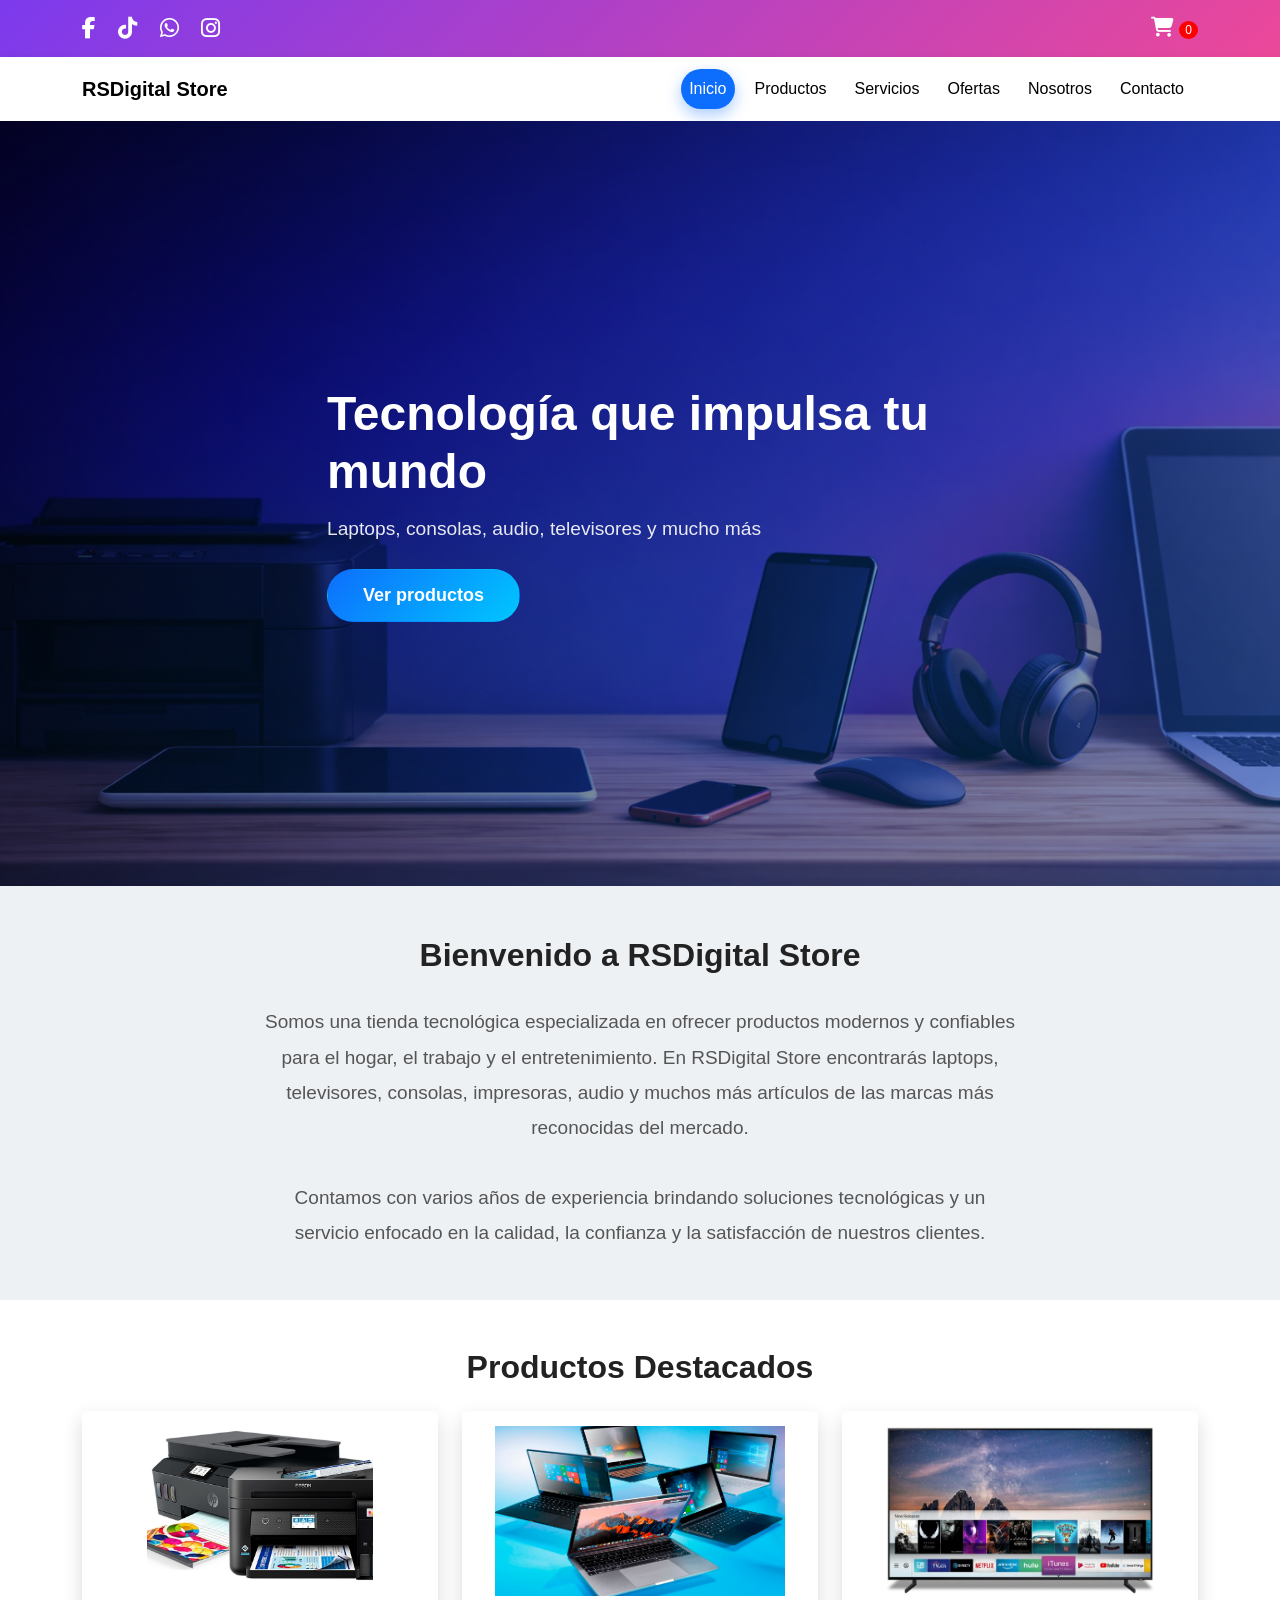
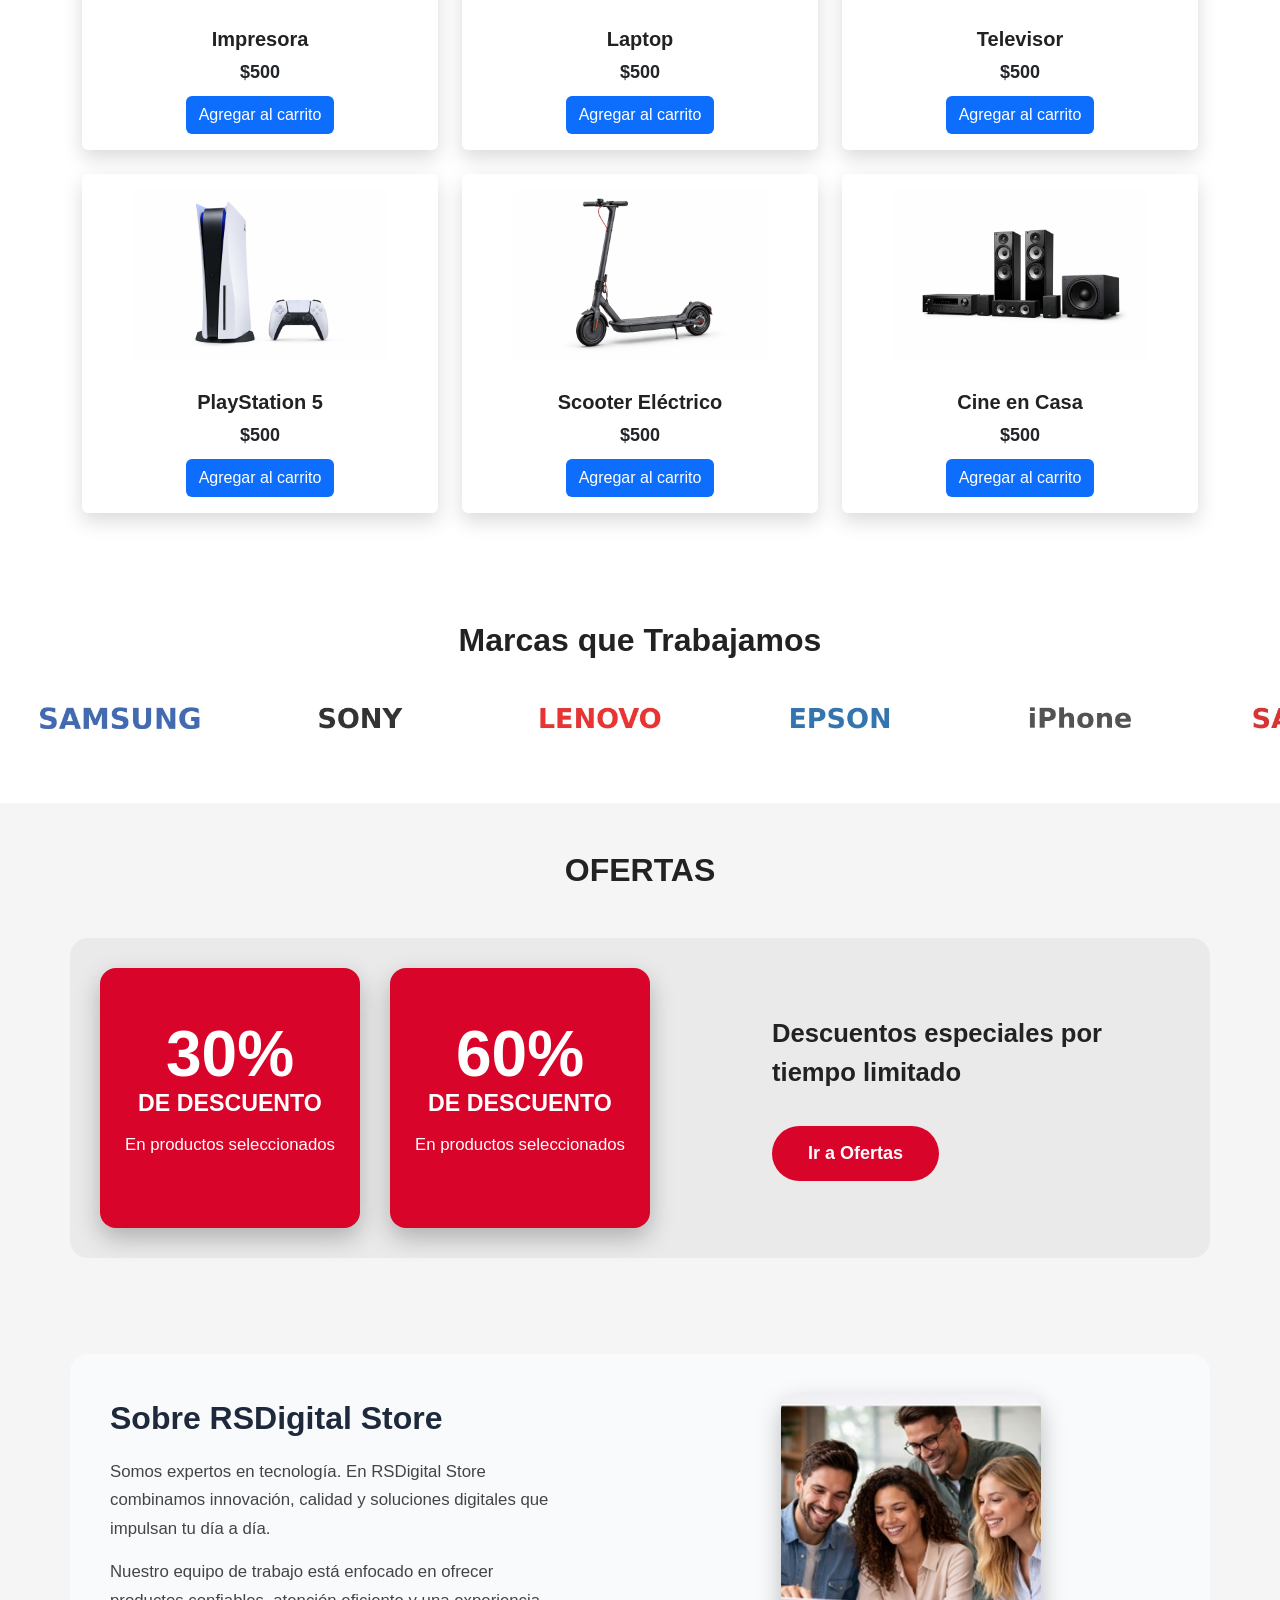
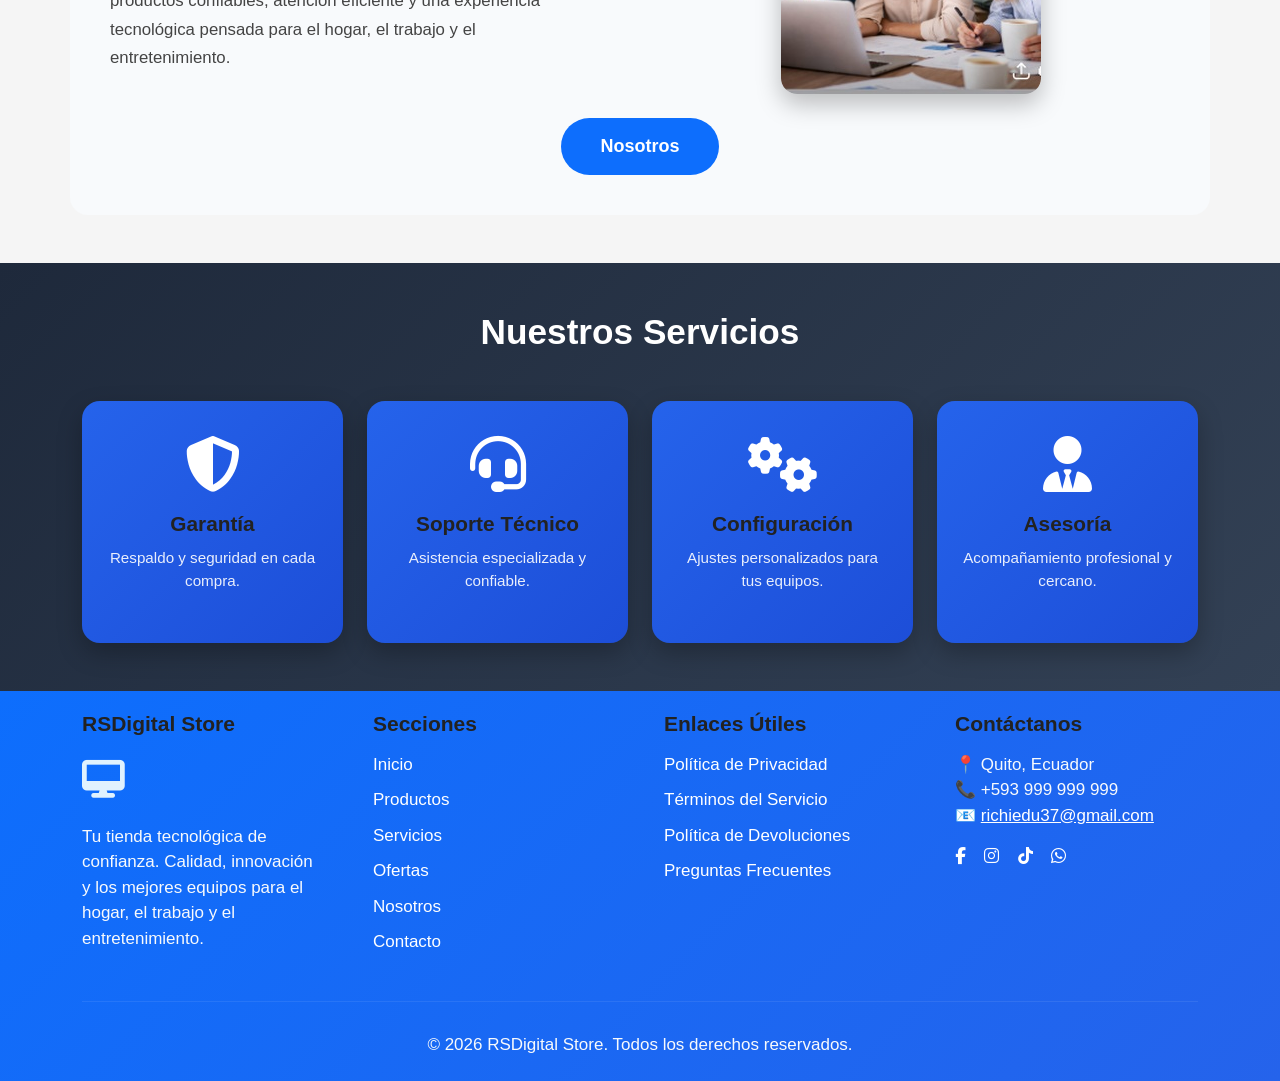
<file: index.html>
<!DOCTYPE html>
<html lang="es">
<head>
<meta charset="UTF-8">
<meta name="viewport" content="width=device-width, initial-scale=1.0">
  <title>RSDigital Store</title>

  <!-- Bootstrap -->
  <link href="https://cdn.jsdelivr.net/npm/bootstrap@5.3.2/dist/css/bootstrap.min.css" rel="stylesheet">

  <!-- Font Awesome -->
  <link href="https://cdnjs.cloudflare.com/ajax/libs/font-awesome/6.5.1/css/all.min.css" rel="stylesheet">

  <!-- CSS -->
  <link rel="stylesheet" href="css/styles.css">
</head>
<body>

<!-- ===== HEADER SUPERIOR ===== -->
<div class="top-bar">
  <div class="container d-flex justify-content-between">
    <div class="social-icons">
      <a href="https://facebook.com" target="_blank"><i class="fab fa-facebook-f"></i></a>
      <a href="https://tiktok.com" target="_blank"><i class="fab fa-tiktok"></i></a>
      <a href="https://wa.me/593099626985" target="_blank"><i class="fab fa-whatsapp"></i></a>
      <a href="https://instagram.com" target="_blank"><i class="fab fa-instagram"></i></a>
    </div>
    <div class="cart-icon" data-bs-toggle="modal" data-bs-target="#cartModal">
  <i class="fas fa-cart-shopping"></i>
  <span id="cart-count">0</span>
</div>
</div>
</div>

<!-- ===== NAVBAR ===== -->
<nav class="navbar navbar-expand-lg custom-navbar">
  <div class="container">
    <a class="navbar-brand fw-bold" href="index.html">RSDigital Store</a>

    <button class="navbar-toggler" data-bs-toggle="collapse" data-bs-target="#menu">
      <span class="navbar-toggler-icon"></span>
    </button>

    <div class="collapse navbar-collapse" id="menu">
      <ul class="navbar-nav ms-auto">

        <!-- INICIO ACTIVO -->
        <li class="nav-item">
          <a class="nav-link nav-btn active" href="index.html">Inicio</a>
        </li>

        <li class="nav-item">
          <a class="nav-link nav-btn" href="productos.html">Productos</a>
        </li>

        <li class="nav-item">
          <a class="nav-link nav-btn" href="servicios.html">Servicios</a>
        </li>

        <li class="nav-item">
          <a class="nav-link nav-btn" href="ofertas.html">Ofertas</a>
        </li>

        <li class="nav-item">
          <a class="nav-link nav-btn" href="nosotros.html">Nosotros</a>
        </li>

        <li class="nav-item">
          <a class="nav-link nav-btn" href="contacto.html">Contacto</a>
        </li>

      </ul>
    </div>
  </div>
</nav>
<!-- ===== HERO PRINCIPAL ===== -->
<section class="hero-section">
  <div class="hero-overlay"></div>

  <div class="hero-content container">
    <h1>Tecnología que impulsa tu mundo</h1>
    <p>Laptops, consolas, audio, televisores y mucho más</p>

    <a href="productos.html" class="btn btn-hero">
      Ver productos
    </a>
  </div>
</section>

<!-- ===== BIENVENIDA ===== -->
<section class="welcome-section">
  <div class="container text-center">
    <h2>Bienvenido a RSDigital Store</h2>
    <p>
      Somos una tienda tecnológica especializada en ofrecer productos modernos y confiables
      para el hogar, el trabajo y el entretenimiento. En RSDigital Store encontrarás laptops,
      televisores, consolas, impresoras, audio y muchos más artículos de las marcas más
      reconocidas del mercado.
      <br><br>
      Contamos con varios años de experiencia brindando soluciones tecnológicas y un servicio
      enfocado en la calidad, la confianza y la satisfacción de nuestros clientes.
    </p>
  </div>
</section>

<!-- ===== PRODUCTOS DESTACADOS ===== -->
<section class="container my-5">
  <h2 class="text-center mb-4">Productos Destacados</h2>

  <div class="row g-4">

    <!-- Producto 1 -->
    <div class="col-md-4">
      <div class="card featured-card text-center">
        <img src="img/impresora.jpg" class="card-img-top">
        <div class="card-body">
          <h5>Impresora</h5>
          <p class="price">$500</p>
          <button class="btn btn-cart" onclick="addToCart()">Agregar al carrito</button>
        </div>
      </div>
    </div>

    <!-- Producto 2 -->
    <div class="col-md-4">
      <div class="card featured-card text-center">
        <img src="img/laptop.jpg" class="card-img-top">
        <div class="card-body">
          <h5>Laptop</h5>
          <p class="price">$500</p>
          <button class="btn btn-cart" onclick="addToCart()">Agregar al carrito</button>
        </div>
      </div>
    </div>

    <!-- Producto 3 -->
    <div class="col-md-4">
      <div class="card featured-card text-center">
        <img src="img/televisor.jpg" class="card-img-top">
        <div class="card-body">
          <h5>Televisor</h5>
          <p class="price">$500</p>
          <button class="btn btn-cart" onclick="addToCart()">Agregar al carrito</button>
        </div>
      </div>
    </div>

    <!-- Producto 4 -->
    <div class="col-md-4">
      <div class="card featured-card text-center">
        <img src="img/ps5.jpg" class="card-img-top">
        <div class="card-body">
          <h5>PlayStation 5</h5>
          <p class="price">$500</p>
          <button class="btn btn-cart" onclick="addToCart()">Agregar al carrito</button>
        </div>
      </div>
    </div>

    <!-- Producto 5 -->
    <div class="col-md-4">
      <div class="card featured-card text-center">
        <img src="img/scuter.jpg" class="card-img-top">
        <div class="card-body">
          <h5>Scooter Eléctrico</h5>
          <p class="price">$500</p>
          <button class="btn btn-cart" onclick="addToCart()">Agregar al carrito</button>
        </div>
      </div>
    </div>

    <!-- Producto 6 -->
    <div class="col-md-4">
      <div class="card featured-card text-center">
        <img src="img/cine.jpg" class="card-img-top">
        <div class="card-body">
          <h5>Cine en Casa</h5>
          <p class="price">$500</p>
          <button class="btn btn-cart" onclick="addToCart()">Agregar al carrito</button>
        </div>
      </div>
    </div>

  </div>
</section>

<!-- ===== MARCAS QUE TRABAJAMOS (CARRUSEL CONTINUO) ===== -->
<section class="brands-section">
  <h2 class="text-center mb-4">Marcas que Trabajamos</h2>

  <div class="brands-slider">
    <div class="brands-track">

      <!-- Marcas -->
      <div class="brand-item"><img src="img/samsung_logo.jpg" alt="Samsung"></div>
      <div class="brand-item"><img src="img/sony_logo.jpg" alt="Sony"></div>
      <div class="brand-item"><img src="img/lenovo_logo.jpg" alt="Lenovo"></div>
      <div class="brand-item"><img src="img/epson_logo.jpg" alt="Epson"></div>
      <div class="brand-item"><img src="img/iphone_logo.jpg" alt="iPhone"></div>
      <div class="brand-item"><img src="img/sandisk_logo.jpg" alt="SanDisk"></div>

      <!-- Repetición (IMPORTANTE para efecto infinito) -->
      <div class="brand-item"><img src="img/samsung_logo.jpg"></div>
      <div class="brand-item"><img src="img/sony_logo.jpg"></div>
      <div class="brand-item"><img src="img/lenovo_logo.jpg"></div>
      <div class="brand-item"><img src="img/epson_logo.jpg"></div>
      <div class="brand-item"><img src="img/iphone_logo.jpg"></div>
      <div class="brand-item"><img src="img/sandisk_logo.jpg"></div>

    </div>
  </div>
</section>

<!-- SECCIÓN OFERTAS -->
<section class="ofertas-section py-5">

  <div class="text-center mb-5">
    <h2 class="titulo-principal">OFERTAS</h2>
  </div>

  <div class="container ofertas-container">
    <div class="row align-items-center">

      <!-- DESCUENTOS -->
      <div class="col-md-6">
        <div class="descuentos-wrapper">

          <div class="descuento-vertical">
            <span>30%</span>
            <small>DE DESCUENTO</small>
            <p>En productos seleccionados</p>
          </div>

          <div class="descuento-vertical">
            <span>60%</span>
            <small>DE DESCUENTO</small>
            <p>En productos seleccionados</p>
          </div>

        </div>
      </div>

      <!-- INFO DERECHA -->
      <div class="col-md-6">
        <div class="ofertas-info">
          <p class="ofertas-texto">
            Descuentos especiales por tiempo limitado
          </p>

          <a href="ofertas.html" class="btn btn-ofertas">
            Ir a Ofertas
          </a>
        </div>
      </div>

    </div>
  </div>
</section>
<!-- ===== SECCIÓN SOBRE RSDIGITAL ===== -->
<section class="sobre-section py-5">

  <div class="container sobre-container">
    <div class="row align-items-center">

      <!-- TEXTO IZQUIERDA -->
      <div class="col-md-6">
        <h2 class="sobre-title">Sobre RSDigital Store</h2>

        <p class="sobre-texto">
          Somos expertos en tecnología. En RSDigital Store combinamos innovación,
          calidad y soluciones digitales que impulsan tu día a día.
        </p>

        <p class="sobre-texto">
          Nuestro equipo de trabajo está enfocado en ofrecer productos confiables,
          atención eficiente y una experiencia tecnológica pensada para el hogar,
          el trabajo y el entretenimiento.
        </p>
      </div>

      <!-- TARJETA IMAGEN DERECHA -->
      <div class="col-md-6 d-flex justify-content-center">

        <div class="sobre-card">
          <img src="img/reunion.jpg" alt="Equipo RSDigital">
        </div>

      </div>

    </div>

    <!-- BOTÓN -->
    <div class="text-center mt-4">
      <a href="nosotros.html" class="btn btn-sobre">
        Nosotros
      </a>
    </div>

  </div>
</section>

<!-- ===== SECCIÓN SERVICIOS ===== -->
<section class="servicios-section py-5">

  <div class="container text-center">
    <h2 class="servicios-title mb-5">Nuestros Servicios</h2>

    <div class="row g-4">

      <!-- SERVICIO 1 -->
      <div class="col-md-3">
        <a href="servicios.html" class="servicio-card">
          <i class="fa-solid fa-shield-halved"></i>
          <h5>Garantía</h5>
          <p>Respaldo y seguridad en cada compra.</p>
        </a>
      </div>

      <!-- SERVICIO 2 -->
      <div class="col-md-3">
        <a href="servicios.html" class="servicio-card">
          <i class="fa-solid fa-headset"></i>
          <h5>Soporte Técnico</h5>
          <p>Asistencia especializada y confiable.</p>
        </a>
      </div>

      <!-- SERVICIO 3 -->
      <div class="col-md-3">
        <a href="servicios.html" class="servicio-card">
          <i class="fa-solid fa-gears"></i>
          <h5>Configuración</h5>
          <p>Ajustes personalizados para tus equipos.</p>
        </a>
      </div>

      <!-- SERVICIO 4 -->
      <div class="col-md-3">
        <a href="servicios.html" class="servicio-card">
          <i class="fa-solid fa-user-tie"></i>
          <h5>Asesoría</h5>
          <p>Acompañamiento profesional y cercano.</p>
        </a>
      </div>

    </div>
  </div>
</section>

<!-- FOOTER -->
<footer class="rs-footer">
  <div class="container">
    <div class="row gy-4 gx-5">


      <!-- LOGO / INFO -->
      <div class="col-md-3">
        <h5 class="footer-title">
          RSDigital Store
        </h5>

        <div class="footer-icon">
          <i class="fas fa-desktop"></i>
        </div>

        <p>
          Tu tienda tecnológica de confianza. Calidad, innovación y los mejores
          equipos para el hogar, el trabajo y el entretenimiento.
        </p>
      </div>

      <!-- SECCIONES -->
      <div class="col-md-3">
        <h5 class="footer-title">Secciones</h5>
        <ul class="footer-links">
          <li><a href="index.html">Inicio</a></li>
          <li><a href="productos.html">Productos</a></li>
          <li><a href="servicios.html">Servicios</a></li>
          <li><a href="ofertas.html">Ofertas</a></li>
          <li><a href="nosotros.html">Nosotros</a></li>
          <li><a href="contacto.html">Contacto</a></li>
        </ul>
      </div>

      <!-- ENLACES -->
      <div class="col-md-3">
        <h5 class="footer-title">Enlaces Útiles</h5>
        <ul class="footer-links">
          <li><a href="politica.html">Política de Privacidad</a></li>
          <li><a href="terminos.html">Términos del Servicio</a></li>
          <li><a href="devoluciones.html">Política de Devoluciones</a></li>
          <li><a href="faq.html">Preguntas Frecuentes</a></li>
        </ul>
      </div>

      <!-- CONTACTO -->
      <div class="col-md-3">
        <h5 class="footer-title">Contáctanos</h5>

        <p>
          📍 Quito, Ecuador <br>
          📞 +593 999 999 999 <br>
          📧 <a href="contacto.html">richiedu37@gmail.com</a>
        </p>

        <div class="footer-social">
  <a href="https://www.facebook.com/" target="_blank" class="social-icon">
    <i class="fab fa-facebook-f"></i>
  </a>

  <a href="https://www.instagram.com/" target="_blank" class="social-icon">
    <i class="fab fa-instagram"></i>
  </a>

  <a href="https://www.tiktok.com/" target="_blank" class="social-icon">
    <i class="fab fa-tiktok"></i>
  </a>

  <a href="https://www.whatsapp.com/" target="_blank" class="social-icon">
    <i class="fab fa-whatsapp"></i>
  </a>
</div>

      </div>

    </div>

    <hr>

    <p class="footer-copy">
      © 2026 RSDigital Store. Todos los derechos reservados.
    </p>
  </div>
</footer>


<!-- ===== MODAL CARRITO ===== -->
<div class="modal fade" id="cartModal" tabindex="-1">
  <div class="modal-dialog modal-lg modal-dialog-centered">
    <div class="modal-content">

      <div class="modal-header">
        <h5 class="modal-title">
          <i class="fas fa-cart-shopping"></i> Mi Carrito
        </h5>
        <button class="btn-close" data-bs-dismiss="modal"></button>
      </div>

      <div class="modal-body">
        <ul id="cart-items" class="list-group"></ul>

        <h5 class="text-end mt-3">
          Total: $<span id="cart-total">0</span>
        </h5>
      </div>

      <<div class="modal-footer">

  <button class="btn btn-outline-danger" onclick="clearCart()">
    Vaciar carrito
  </button>

  <button class="btn btn-secondary" data-bs-dismiss="modal">
    Cerrar
  </button>

  <button class="btn btn-success">
    Finalizar Compra
  </button>

</div>


    </div>
  </div>
</div>
<!-- Bootstrap JS -->
<script src="https://cdn.jsdelivr.net/npm/bootstrap@5.3.2/dist/js/bootstrap.bundle.min.js"></script>

<!-- JS del carrito -->
<script src="java/cart.js"></script>
</body>
</html>
</file>
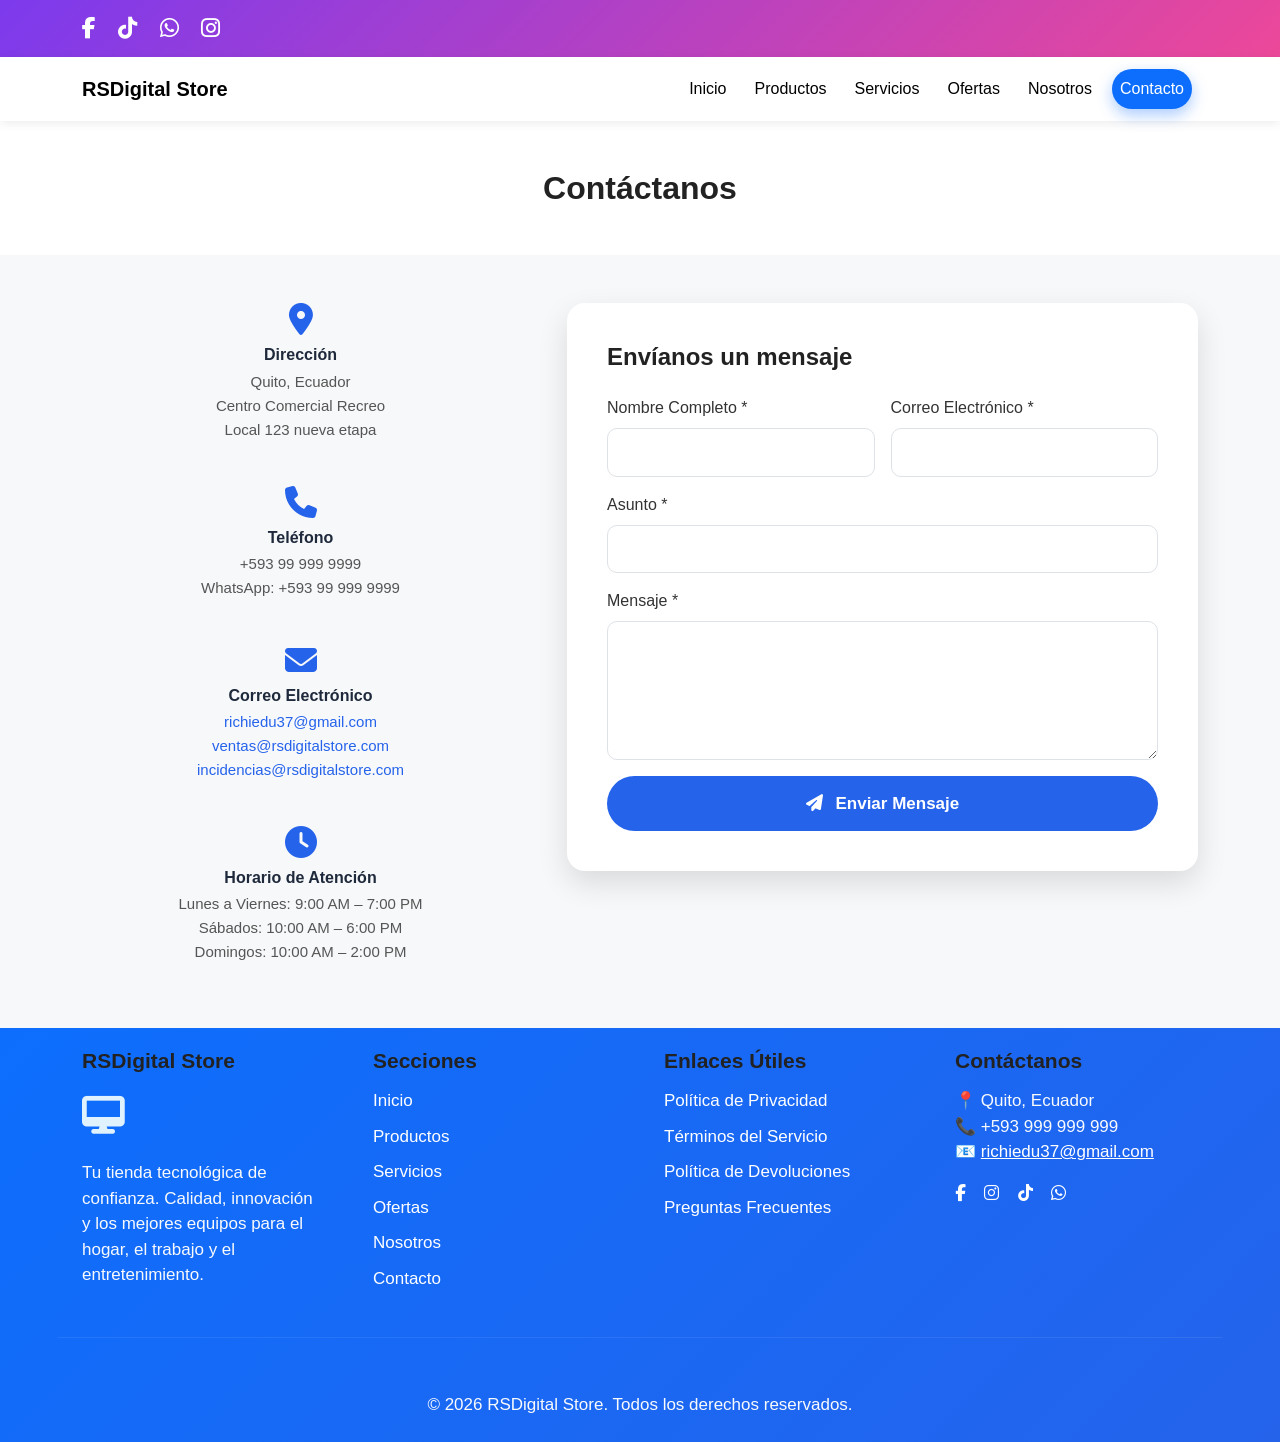
<file: contacto.html>
<!DOCTYPE html>
<html lang="es">
<head>
<meta charset="UTF-8">
<meta name="viewport" content="width=device-width, initial-scale=1.0">
<title>Contacto | RSDigital Store</title>

<link href="https://cdn.jsdelivr.net/npm/bootstrap@5.3.2/dist/css/bootstrap.min.css" rel="stylesheet">
<link rel="stylesheet" href="css/styles.css">
<link rel="stylesheet" href="https://cdnjs.cloudflare.com/ajax/libs/font-awesome/6.5.1/css/all.min.css">
</head>

<body>

  <!-- ===== HEADER SUPERIOR ===== -->
<div class="top-bar">
  <div class="container d-flex justify-content-between">
    <div class="social-icons">
      <a href="https://facebook.com" target="_blank"><i class="fab fa-facebook-f"></i></a>
      <a href="https://tiktok.com" target="_blank"><i class="fab fa-tiktok"></i></a>
      <a href="https://wa.me/593099626985" target="_blank"><i class="fab fa-whatsapp"></i></a>
      <a href="https://instagram.com" target="_blank"><i class="fab fa-instagram"></i></a>
    </div>
</div>
</div>

<!-- NAVBAR -->
<nav class="navbar navbar-expand-lg custom-navbar">
  <div class="container">
    <a class="navbar-brand fw-bold" href="index.html">RSDigital Store</a>

    <button class="navbar-toggler" type="button" data-bs-toggle="collapse" data-bs-target="#menu">
      <span class="navbar-toggler-icon"></span>
    </button>

    <div class="collapse navbar-collapse" id="menu">
      <ul class="navbar-nav ms-auto">
        <li class="nav-item"><a class="nav-link nav-btn" href="index.html">Inicio</a></li>
        <li class="nav-item"><a class="nav-link nav-btn" href="productos.html">Productos</a></li>
        <li class="nav-item"><a class="nav-link nav-btn" href="servicios.html">Servicios</a></li>
        <li class="nav-item"><a class="nav-link nav-btn" href="ofertas.html">Ofertas</a></li>
        <li class="nav-item"><a class="nav-link nav-btn" href="nosotros.html">Nosotros</a></li>
        <li class="nav-item"><a class="nav-link nav-btn active" href="contacto.html">Contacto</a></li>
      </ul>
    </div>
  </div>
</nav>

<section class="container my-5">
  <h2 class="text-center">Contáctanos</h2>
</section>

<!-- CONTACTO -->
<section class="contact-section py-5">
  <div class="container">
    <div class="row g-5 align-items-start">

      <!-- INFO CONTACTO -->
      <div class="col-lg-5">
        <div class="contact-info">

          <div class="contact-item">
            <i class="fas fa-location-dot"></i>
            <h6>Dirección</h6>
            <p>Quito, Ecuador<br>Centro Comercial Recreo<br>Local 123 nueva etapa</p>
          </div>

          <div class="contact-item">
            <i class="fas fa-phone"></i>
            <h6>Teléfono</h6>
            <p>+593 99 999 9999<br>WhatsApp: +593 99 999 9999</p>
          </div>

          <div class="contact-item">
            <i class="fas fa-envelope"></i>
            <h6>Correo Electrónico</h6>
            <p>
              <a href="mailto:richiedu37@gmail.com">richiedu37@gmail.com</a><br>
              <a href="mailto:ventas@rsdigitalstore.com">ventas@rsdigitalstore.com</a><br>
              <a href="mailto:incidencias@rsdigitalstore.com">incidencias@rsdigitalstore.com</a>
            </p>
          </div>

          <div class="contact-item">
            <i class="fas fa-clock"></i>
            <h6>Horario de Atención</h6>
            <p>
              Lunes a Viernes: 9:00 AM – 7:00 PM<br>
              Sábados: 10:00 AM – 6:00 PM<br>
              Domingos: 10:00 AM – 2:00 PM
            </p>
          </div>

        </div>
      </div>

      <!-- FORMULARIO -->
      <div class="col-lg-7">
        <div class="contact-form">

          <h4 class="mb-4">Envíanos un mensaje</h4>

          <!-- 🔴 REEMPLAZA action POR TU URL DE FORMSPREE -->
          <form id="contactForm"
                action="https://formspree.io/f/xqeekdrw"
                method="POST">

            <div class="row g-3">

              <div class="col-md-6">
                <label class="form-label">Nombre Completo *</label>
                <input type="text" class="form-control" name="nombre" required>
              </div>

              <div class="col-md-6">
                <label class="form-label">Correo Electrónico *</label>
                <input type="email" class="form-control" name="email" required>
              </div>

              <div class="col-12">
                <label class="form-label">Asunto *</label>
                <input type="text" class="form-control" name="asunto" required>
              </div>

              <div class="col-12">
                <label class="form-label">Mensaje *</label>
                <textarea class="form-control" rows="5" name="mensaje" required></textarea>
              </div>

              <div class="col-12">
                <button type="submit" class="btn btn-contact">
                  <i class="fas fa-paper-plane me-2"></i> Enviar Mensaje
                </button>
              </div>

            </div>
          </form>

          <!-- MENSAJE DE ÉXITO -->
          <div id="formSuccess" class="alert alert-success mt-4 d-none">
            ✅ Tu mensaje fue enviado correctamente.  
            Nos pondremos en contacto contigo muy pronto.
          </div>

        </div>
      </div>

    </div>
  </div>
</section>

<!-- FOOTER -->
<footer class="rs-footer">
  <div class="container">
    <div class="row gy-4 gx-5">


      <!-- LOGO / INFO -->
      <div class="col-md-3">
        <h5 class="footer-title">
          RSDigital Store
        </h5>

        <div class="footer-icon">
          <i class="fas fa-desktop"></i>
        </div>

        <p>
          Tu tienda tecnológica de confianza. Calidad, innovación y los mejores
          equipos para el hogar, el trabajo y el entretenimiento.
        </p>
      </div>

      <!-- SECCIONES -->
      <div class="col-md-3">
        <h5 class="footer-title">Secciones</h5>
        <ul class="footer-links">
          <li><a href="index.html">Inicio</a></li>
          <li><a href="productos.html">Productos</a></li>
          <li><a href="servicios.html">Servicios</a></li>
          <li><a href="ofertas.html">Ofertas</a></li>
          <li><a href="nosotros.html">Nosotros</a></li>
          <li><a href="contacto.html">Contacto</a></li>
        </ul>
      </div>

      <!-- ENLACES -->
      <div class="col-md-3">
        <h5 class="footer-title">Enlaces Útiles</h5>
        <ul class="footer-links">
          <li><a href="politica.html">Política de Privacidad</a></li>
          <li><a href="terminos.html">Términos del Servicio</a></li>
          <li><a href="devoluciones.html">Política de Devoluciones</a></li>
          <li><a href="faq.html">Preguntas Frecuentes</a></li>
        </ul>
      </div>

      <!-- CONTACTO -->
      <div class="col-md-3">
        <h5 class="footer-title">Contáctanos</h5>

        <p>
          📍 Quito, Ecuador <br>
          📞 +593 999 999 999 <br>
          📧 <a href="contacto.html">richiedu37@gmail.com</a>
        </p>

        <div class="footer-social">
  <a href="https://www.facebook.com/" target="_blank" class="social-icon">
    <i class="fab fa-facebook-f"></i>
  </a>

  <a href="https://www.instagram.com/" target="_blank" class="social-icon">
    <i class="fab fa-instagram"></i>
  </a>

  <a href="https://www.tiktok.com/" target="_blank" class="social-icon">
    <i class="fab fa-tiktok"></i>
  </a>

  <a href="https://www.whatsapp.com/" target="_blank" class="social-icon">
    <i class="fab fa-whatsapp"></i>
  </a>
</div>


    </div>

    <hr>

    <p class="footer-copy">
      © 2026 RSDigital Store. Todos los derechos reservados.
    </p>
  </div>
</footer>

<!-- JS ENVÍO FORMULARIO -->
<script>
const form = document.getElementById("contactForm");
const successMsg = document.getElementById("formSuccess");

form.addEventListener("submit", async function(e) {
  e.preventDefault();

  const response = await fetch(form.action, {
    method: "POST",
    body: new FormData(form),
    headers: { 'Accept': 'application/json' }
  });

  if (response.ok) {
    form.reset();
    successMsg.classList.remove("d-none");
  } else {
    alert("❌ Error al enviar el mensaje. Intenta nuevamente.");
  }
});
</script>
<!-- Bootstrap JS -->
<script src="https://cdn.jsdelivr.net/npm/bootstrap@5.3.2/dist/js/bootstrap.bundle.min.js"></script>

<!-- JS del carrito -->
<script src="java/cart.js"></script>
</body>
</html>
</file>
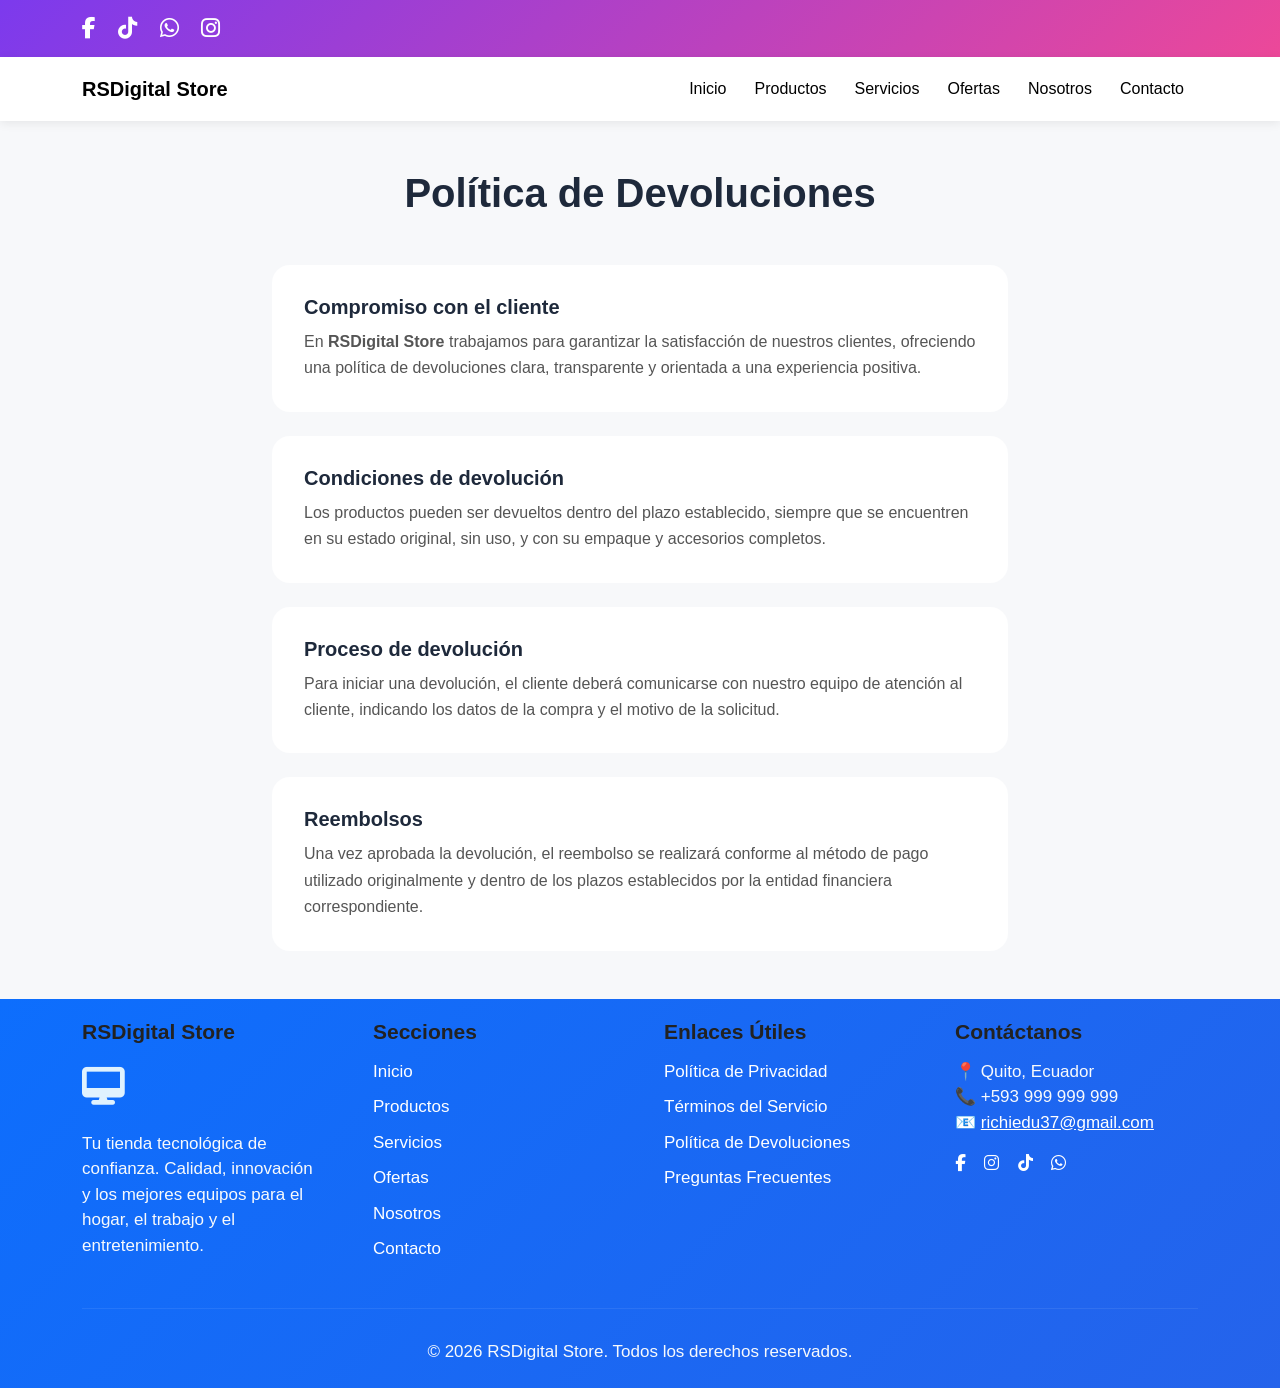
<file: devoluciones.html>
<!DOCTYPE html>
<html lang="es">
<head>
<meta charset="UTF-8">
<title>Política de Devoluciones | RSDigital Store</title>

<link href="https://cdn.jsdelivr.net/npm/bootstrap@5.3.2/dist/css/bootstrap.min.css" rel="stylesheet">
<link rel="stylesheet" href="css/styles.css">
<link href="https://cdnjs.cloudflare.com/ajax/libs/font-awesome/6.5.1/css/all.min.css" rel="stylesheet">
</head>

<body>

<!-- ===== TOP BAR ===== -->
<div class="top-bar">
  <div class="container d-flex justify-content-between">
    <div class="social-icons">
      <a href="https://facebook.com" target="_blank"><i class="fab fa-facebook-f"></i></a>
      <a href="https://tiktok.com" target="_blank"><i class="fab fa-tiktok"></i></a>
      <a href="https://wa.me/593099626985" target="_blank"><i class="fab fa-whatsapp"></i></a>
      <a href="https://instagram.com" target="_blank"><i class="fab fa-instagram"></i></a>
    </div>
  </div>
</div>

<!-- ===== NAVBAR ===== -->
<nav class="navbar navbar-expand-lg custom-navbar">
  <div class="container">
    <a class="navbar-brand fw-bold" href="index.html">RSDigital Store</a>

    <button class="navbar-toggler" data-bs-toggle="collapse" data-bs-target="#menu">
      <span class="navbar-toggler-icon"></span>
    </button>

    <div class="collapse navbar-collapse" id="menu">
      <ul class="navbar-nav ms-auto">
        <li class="nav-item"><a class="nav-link nav-btn" href="index.html">Inicio</a></li>
        <li class="nav-item"><a class="nav-link nav-btn" href="productos.html">Productos</a></li>
        <li class="nav-item"><a class="nav-link nav-btn" href="servicios.html">Servicios</a></li>
        <li class="nav-item"><a class="nav-link nav-btn" href="ofertas.html">Ofertas</a></li>
        <li class="nav-item"><a class="nav-link nav-btn" href="nosotros.html">Nosotros</a></li>
        <li class="nav-item"><a class="nav-link nav-btn" href="contacto.html">Contacto</a></li>
      </ul>
    </div>
  </div>
</nav>

<!-- ===== CONTENIDO ===== -->
<section class="info-section py-5">
  <div class="container">

    <!-- TÍTULO -->
    <h1 class="info-title text-center mb-5">Política de Devoluciones</h1>

    <div class="row justify-content-center g-4">

      <div class="col-md-10 col-lg-8">
        <div class="info-card">
          <h5>Compromiso con el cliente</h5>
          <p>
            En <strong>RSDigital Store</strong> trabajamos para garantizar la satisfacción
            de nuestros clientes, ofreciendo una política de devoluciones clara,
            transparente y orientada a una experiencia positiva.
          </p>
        </div>
      </div>

      <div class="col-md-10 col-lg-8">
        <div class="info-card">
          <h5>Condiciones de devolución</h5>
          <p>
            Los productos pueden ser devueltos dentro del plazo establecido,
            siempre que se encuentren en su estado original, sin uso,
            y con su empaque y accesorios completos.
          </p>
        </div>
      </div>

      <div class="col-md-10 col-lg-8">
        <div class="info-card">
          <h5>Proceso de devolución</h5>
          <p>
            Para iniciar una devolución, el cliente deberá comunicarse con nuestro
            equipo de atención al cliente, indicando los datos de la compra
            y el motivo de la solicitud.
          </p>
        </div>
      </div>

      <div class="col-md-10 col-lg-8">
        <div class="info-card">
          <h5>Reembolsos</h5>
          <p>
            Una vez aprobada la devolución, el reembolso se realizará conforme
            al método de pago utilizado originalmente y dentro de los plazos
            establecidos por la entidad financiera correspondiente.
          </p>
        </div>
      </div>

    </div>
  </div>
</section>

<!-- ===== FOOTER ===== -->
<footer class="rs-footer">
  <div class="container">
    <div class="row gy-4 gx-5">

      <div class="col-md-3">
        <h5 class="footer-title">RSDigital Store</h5>
        <div class="footer-icon"><i class="fas fa-desktop"></i></div>
        <p>
          Tu tienda tecnológica de confianza. Calidad, innovación y los mejores
          equipos para el hogar, el trabajo y el entretenimiento.
        </p>
      </div>

      <div class="col-md-3">
        <h5 class="footer-title">Secciones</h5>
        <ul class="footer-links">
          <li><a href="index.html">Inicio</a></li>
          <li><a href="productos.html">Productos</a></li>
          <li><a href="servicios.html">Servicios</a></li>
          <li><a href="ofertas.html">Ofertas</a></li>
          <li><a href="nosotros.html">Nosotros</a></li>
          <li><a href="contacto.html">Contacto</a></li>
        </ul>
      </div>

      <div class="col-md-3">
        <h5 class="footer-title">Enlaces Útiles</h5>
        <ul class="footer-links">
          <li><a href="politica.html">Política de Privacidad</a></li>
          <li><a href="terminos.html">Términos del Servicio</a></li>
          <li><a href="devoluciones.html">Política de Devoluciones</a></li>
          <li><a href="faq.html">Preguntas Frecuentes</a></li>
        </ul>
      </div>

      <div class="col-md-3">
        <h5 class="footer-title">Contáctanos</h5>
        <p>
          📍 Quito, Ecuador <br>
          📞 +593 999 999 999 <br>
          📧 <a href="contacto.html">richiedu37@gmail.com</a>
        </p>

        <div class="footer-social">
          <a href="#"><i class="fab fa-facebook-f"></i></a>
          <a href="#"><i class="fab fa-instagram"></i></a>
          <a href="#"><i class="fab fa-tiktok"></i></a>
          <a href="#"><i class="fab fa-whatsapp"></i></a>
        </div>
      </div>

    </div>

    <hr>
    <p class="footer-copy text-center">
      © 2026 RSDigital Store. Todos los derechos reservados.
    </p>
  </div>
</footer>

<script src="https://cdn.jsdelivr.net/npm/bootstrap@5.3.2/dist/js/bootstrap.bundle.min.js"></script>
</body>
</html>
</file>
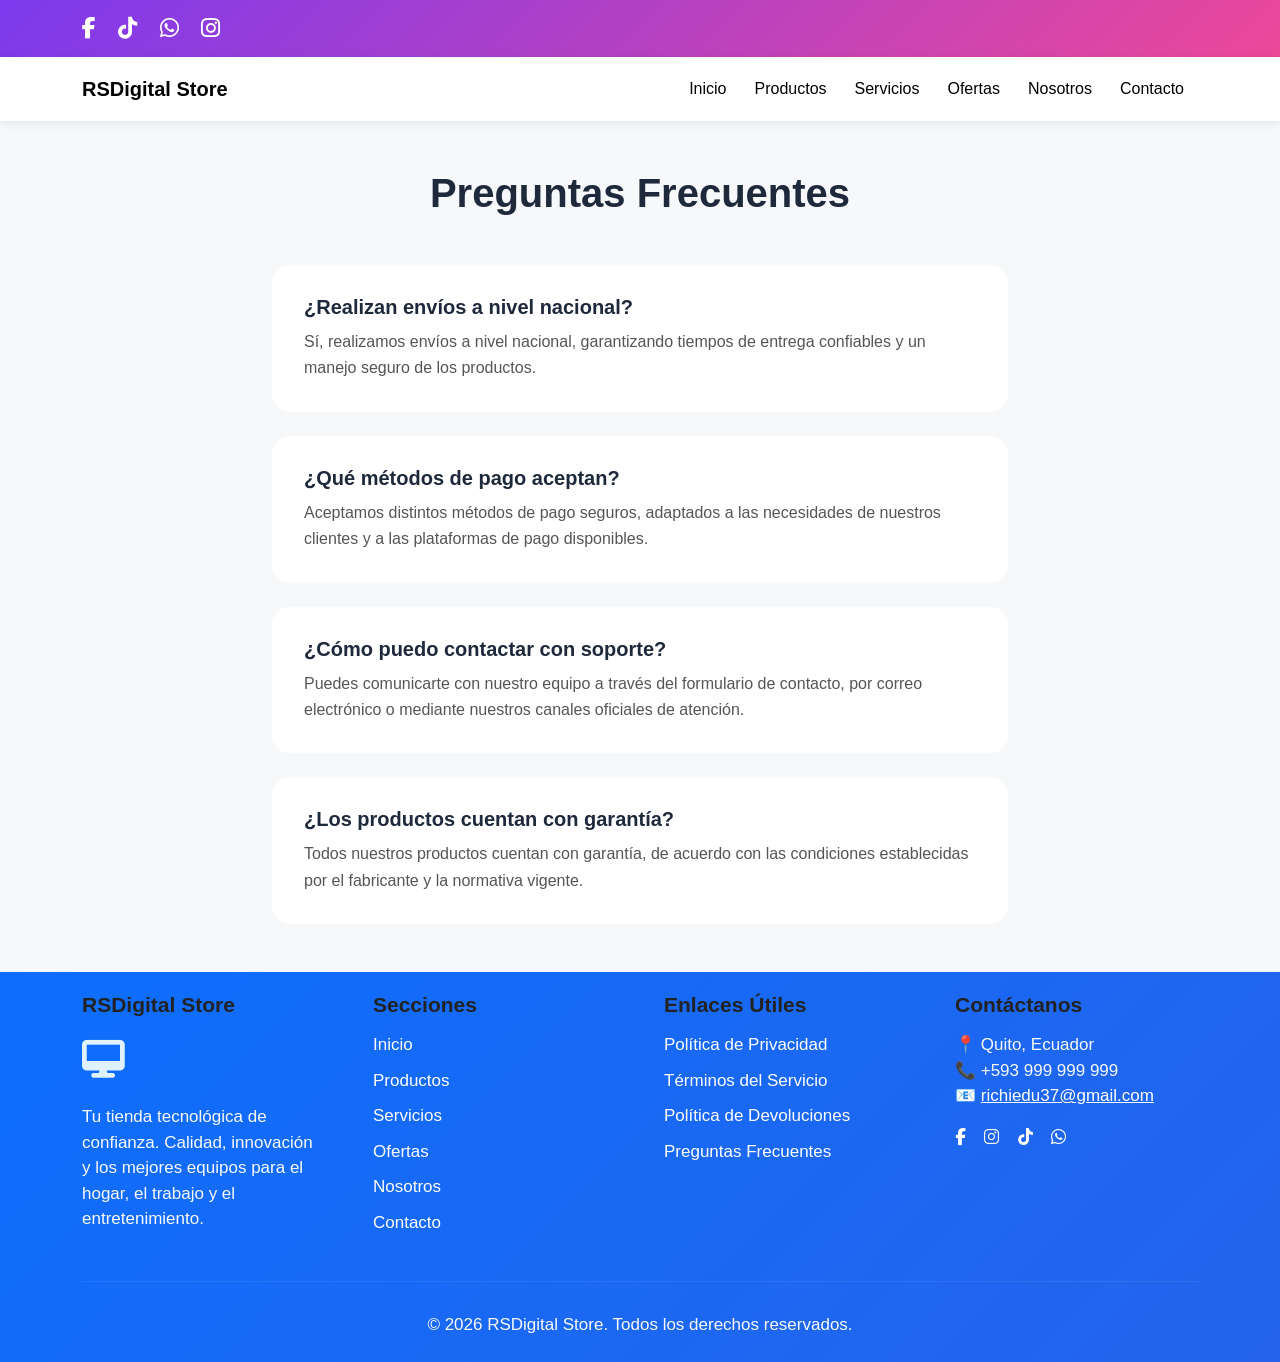
<file: faq.html>
<!DOCTYPE html>
<html lang="es">
<head>
<meta charset="UTF-8">
<title>Preguntas Frecuentes | RSDigital Store</title>

<link href="https://cdn.jsdelivr.net/npm/bootstrap@5.3.2/dist/css/bootstrap.min.css" rel="stylesheet">
<link rel="stylesheet" href="css/styles.css">
<link href="https://cdnjs.cloudflare.com/ajax/libs/font-awesome/6.5.1/css/all.min.css" rel="stylesheet">
</head>

<body>

<!-- ===== TOP BAR ===== -->
<div class="top-bar">
  <div class="container d-flex justify-content-between">
    <div class="social-icons">
      <a href="https://facebook.com" target="_blank"><i class="fab fa-facebook-f"></i></a>
      <a href="https://tiktok.com" target="_blank"><i class="fab fa-tiktok"></i></a>
      <a href="https://wa.me/593099626985" target="_blank"><i class="fab fa-whatsapp"></i></a>
      <a href="https://instagram.com" target="_blank"><i class="fab fa-instagram"></i></a>
    </div>
  </div>
</div>

<!-- ===== NAVBAR ===== -->
<nav class="navbar navbar-expand-lg custom-navbar">
  <div class="container">
    <a class="navbar-brand fw-bold" href="index.html">RSDigital Store</a>

    <button class="navbar-toggler" data-bs-toggle="collapse" data-bs-target="#menu">
      <span class="navbar-toggler-icon"></span>
    </button>

    <div class="collapse navbar-collapse" id="menu">
      <ul class="navbar-nav ms-auto">
        <li class="nav-item"><a class="nav-link nav-btn" href="index.html">Inicio</a></li>
        <li class="nav-item"><a class="nav-link nav-btn" href="productos.html">Productos</a></li>
        <li class="nav-item"><a class="nav-link nav-btn" href="servicios.html">Servicios</a></li>
        <li class="nav-item"><a class="nav-link nav-btn" href="ofertas.html">Ofertas</a></li>
        <li class="nav-item"><a class="nav-link nav-btn" href="nosotros.html">Nosotros</a></li>
        <li class="nav-item"><a class="nav-link nav-btn" href="contacto.html">Contacto</a></li>
      </ul>
    </div>
  </div>
</nav>

<!-- ===== CONTENIDO FAQ ===== -->
<section class="info-section py-5">
  <div class="container">

    <!-- TÍTULO -->
    <h1 class="info-title text-center mb-5">Preguntas Frecuentes</h1>

    <div class="row justify-content-center g-4">

      <div class="col-md-10 col-lg-8">
        <div class="info-card">
          <h5>¿Realizan envíos a nivel nacional?</h5>
          <p>
            Sí, realizamos envíos a nivel nacional, garantizando tiempos de entrega
            confiables y un manejo seguro de los productos.
          </p>
        </div>
      </div>

      <div class="col-md-10 col-lg-8">
        <div class="info-card">
          <h5>¿Qué métodos de pago aceptan?</h5>
          <p>
            Aceptamos distintos métodos de pago seguros, adaptados a las necesidades
            de nuestros clientes y a las plataformas de pago disponibles.
          </p>
        </div>
      </div>

      <div class="col-md-10 col-lg-8">
        <div class="info-card">
          <h5>¿Cómo puedo contactar con soporte?</h5>
          <p>
            Puedes comunicarte con nuestro equipo a través del formulario de contacto,
            por correo electrónico o mediante nuestros canales oficiales de atención.
          </p>
        </div>
      </div>

      <div class="col-md-10 col-lg-8">
        <div class="info-card">
          <h5>¿Los productos cuentan con garantía?</h5>
          <p>
            Todos nuestros productos cuentan con garantía, de acuerdo con las condiciones
            establecidas por el fabricante y la normativa vigente.
          </p>
        </div>
      </div>

    </div>
  </div>
</section>

<!-- ===== FOOTER ===== -->
<footer class="rs-footer">
  <div class="container">
    <div class="row gy-4 gx-5">

      <div class="col-md-3">
        <h5 class="footer-title">RSDigital Store</h5>
        <div class="footer-icon"><i class="fas fa-desktop"></i></div>
        <p>
          Tu tienda tecnológica de confianza. Calidad, innovación y los mejores
          equipos para el hogar, el trabajo y el entretenimiento.
        </p>
      </div>

      <div class="col-md-3">
        <h5 class="footer-title">Secciones</h5>
        <ul class="footer-links">
          <li><a href="index.html">Inicio</a></li>
          <li><a href="productos.html">Productos</a></li>
          <li><a href="servicios.html">Servicios</a></li>
          <li><a href="ofertas.html">Ofertas</a></li>
          <li><a href="nosotros.html">Nosotros</a></li>
          <li><a href="contacto.html">Contacto</a></li>
        </ul>
      </div>

      <div class="col-md-3">
        <h5 class="footer-title">Enlaces Útiles</h5>
        <ul class="footer-links">
          <li><a href="politica.html">Política de Privacidad</a></li>
          <li><a href="terminos.html">Términos del Servicio</a></li>
          <li><a href="devoluciones.html">Política de Devoluciones</a></li>
          <li><a href="faq.html">Preguntas Frecuentes</a></li>
        </ul>
      </div>

      <div class="col-md-3">
        <h5 class="footer-title">Contáctanos</h5>
        <p>
          📍 Quito, Ecuador <br>
          📞 +593 999 999 999 <br>
          📧 <a href="contacto.html">richiedu37@gmail.com</a>
        </p>

        <div class="footer-social">
          <a href="#"><i class="fab fa-facebook-f"></i></a>
          <a href="#"><i class="fab fa-instagram"></i></a>
          <a href="#"><i class="fab fa-tiktok"></i></a>
          <a href="#"><i class="fab fa-whatsapp"></i></a>
        </div>
      </div>

    </div>

    <hr>
    <p class="footer-copy text-center">
      © 2026 RSDigital Store. Todos los derechos reservados.
    </p>
  </div>
</footer>

<script src="https://cdn.jsdelivr.net/npm/bootstrap@5.3.2/dist/js/bootstrap.bundle.min.js"></script>
</body>
</html>
</file>
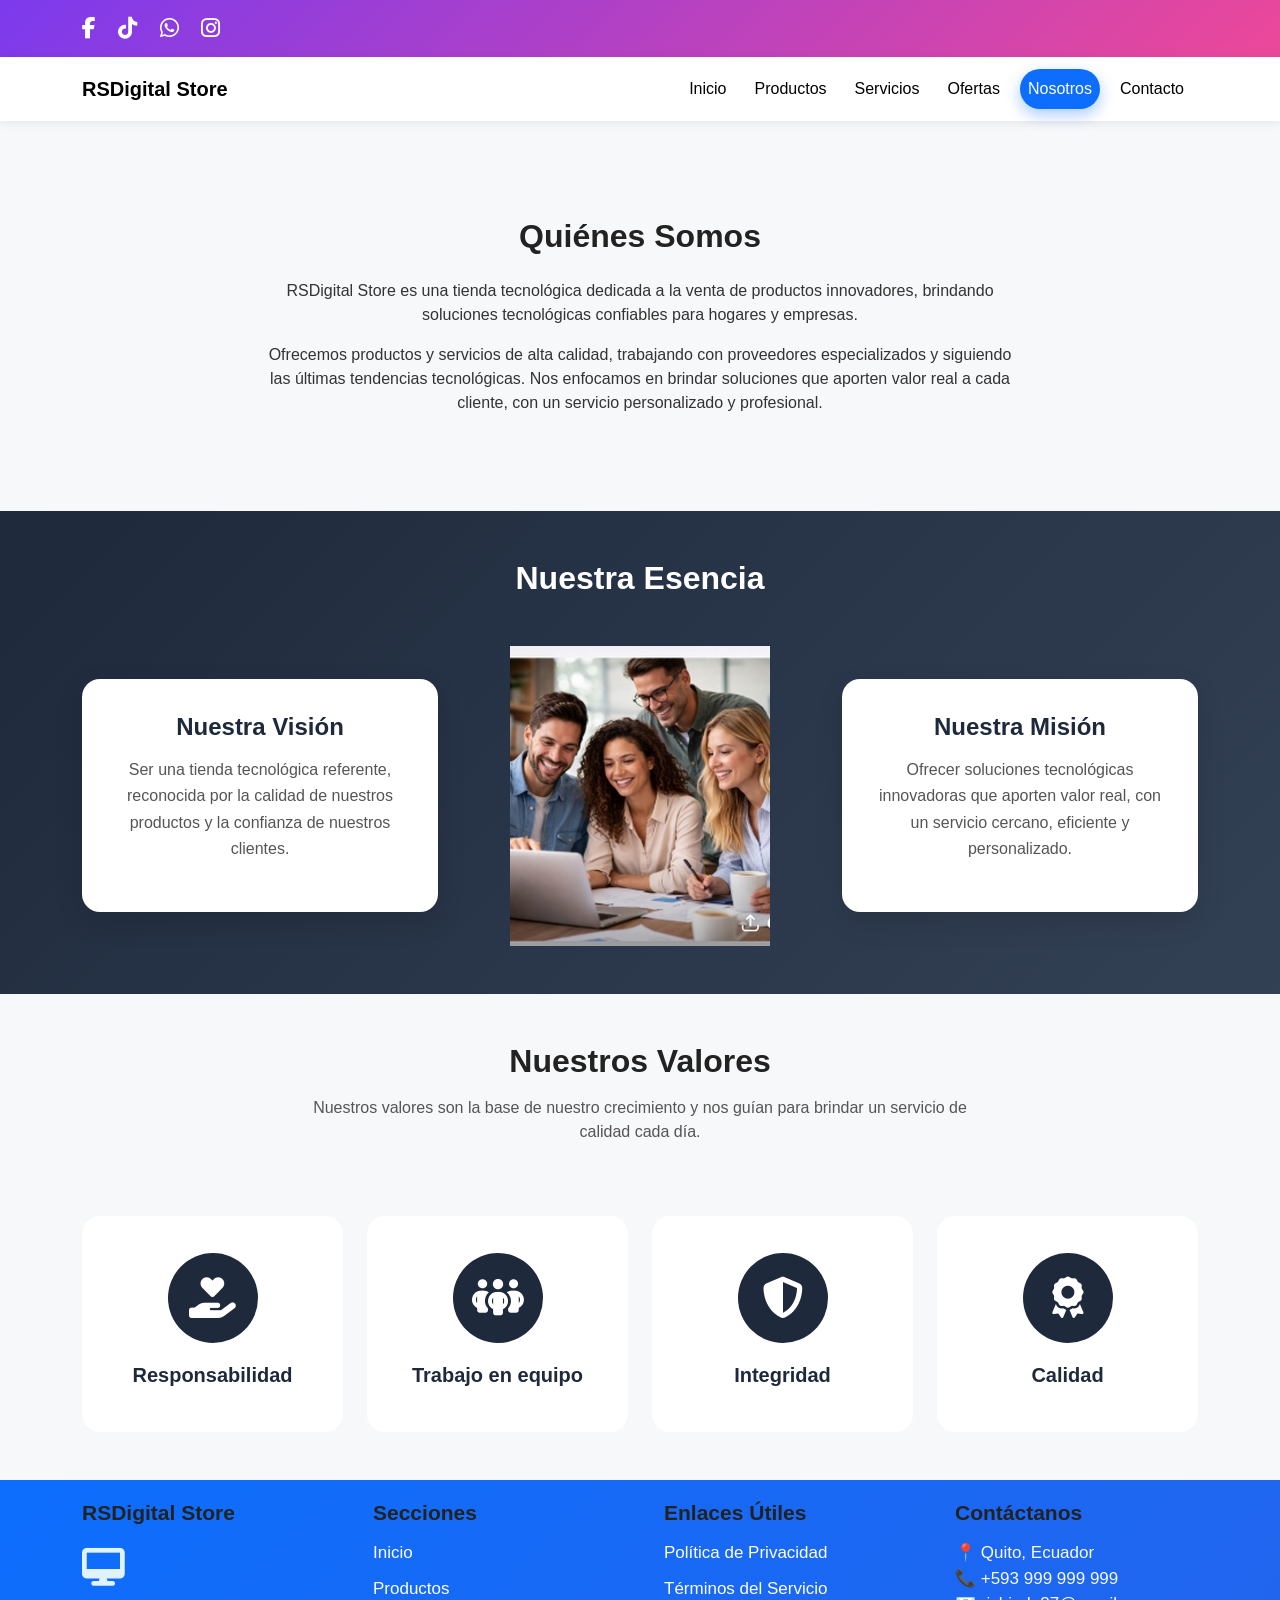
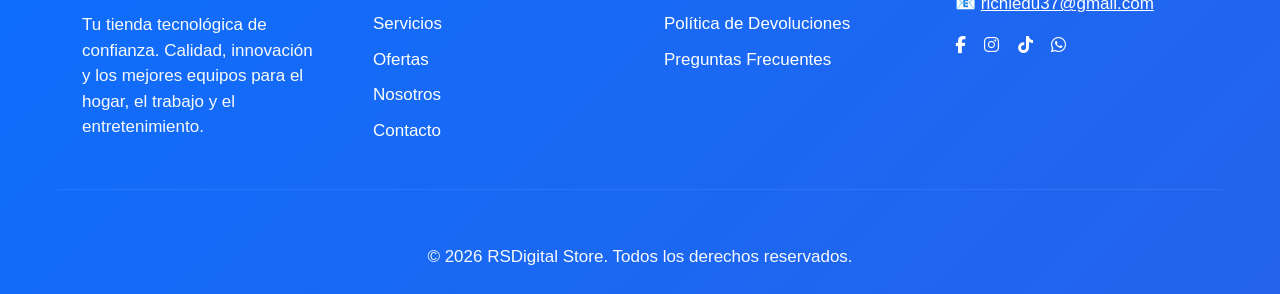
<file: nosotros.html>
<!DOCTYPE html>
<html lang="es">
<head>
<meta charset="UTF-8">
<meta name="viewport" content="width=device-width, initial-scale=1.0">
  <title>Nosotros | RSDigital Store</title>

  <link href="https://cdn.jsdelivr.net/npm/bootstrap@5.3.2/dist/css/bootstrap.min.css" rel="stylesheet">
  <link rel="stylesheet" href="https://cdnjs.cloudflare.com/ajax/libs/font-awesome/6.5.0/css/all.min.css">
  <link rel="stylesheet" href="css/styles.css">
</head>

<body>

  <!-- ===== HEADER SUPERIOR ===== -->
<div class="top-bar">
  <div class="container d-flex justify-content-between">
    <div class="social-icons">
      <a href="https://facebook.com" target="_blank"><i class="fab fa-facebook-f"></i></a>
      <a href="https://tiktok.com" target="_blank"><i class="fab fa-tiktok"></i></a>
      <a href="https://wa.me/593099626985" target="_blank"><i class="fab fa-whatsapp"></i></a>
      <a href="https://instagram.com" target="_blank"><i class="fab fa-instagram"></i></a>
    </div>
</div>
</div>


<!-- NAVBAR -->
<nav class="navbar navbar-expand-lg custom-navbar">
  <div class="container">
    <a class="navbar-brand fw-bold" href="index.html">RSDigital Store</a>

    <button class="navbar-toggler" type="button" data-bs-toggle="collapse" data-bs-target="#menu">
      <span class="navbar-toggler-icon"></span>
    </button>

    <div class="collapse navbar-collapse" id="menu">
      <ul class="navbar-nav ms-auto">
        <li class="nav-item"><a class="nav-link nav-btn" href="index.html">Inicio</a></li>
        <li class="nav-item"><a class="nav-link nav-btn" href="productos.html">Productos</a></li>
        <li class="nav-item"><a class="nav-link nav-btn" href="servicios.html">Servicios</a></li>
        <li class="nav-item"><a class="nav-link nav-btn" href="ofertas.html">Ofertas</a></li>
        <li class="nav-item"><a class="nav-link nav-btn active" href="nosotros.html">Nosotros</a></li>
        <li class="nav-item"><a class="nav-link nav-btn" href="contacto.html">Contacto</a></li>
      </ul>
    </div>
  </div>
</nav>

<!-- QUIÉNES SOMOS -->
<section class="about-intro py-5">
  <div class="container my-5">

    <h2 class="text-center mb-4">Quiénes Somos</h2>

    <div class="col-md-8 mx-auto text-center">
      <p>
        RSDigital Store es una tienda tecnológica dedicada a la venta de productos innovadores,
        brindando soluciones tecnológicas confiables para hogares y empresas.
      </p>

      <p>
        Ofrecemos productos y servicios de alta calidad, trabajando con proveedores especializados
        y siguiendo las últimas tendencias tecnológicas. Nos enfocamos en brindar soluciones que
        aporten valor real a cada cliente, con un servicio personalizado y profesional.
      </p>
    </div>

  </div>
</section>

<!-- NUESTRA ESENCIA -->
<section class="about-section py-5">
  <div class="container">

    <h2 class="text-center text-white mb-5">Nuestra Esencia</h2>

    <div class="row align-items-center g-4">

      <!-- VISIÓN -->
      <div class="col-lg-4">
        <div class="about-card text-center">
          <h4>Nuestra Visión</h4>
          <p>
            Ser una tienda tecnológica referente, reconocida por la calidad de
            nuestros productos y la confianza de nuestros clientes.
          </p>
        </div>
      </div>

      <!-- IMAGEN -->
      <div class="col-lg-4 text-center">
        <img src="img/reunion.jpg" class="img-fluid about-img" alt="Reunión de trabajo">
      </div>

      <!-- MISIÓN -->
      <div class="col-lg-4">
        <div class="about-card text-center">
          <h4>Nuestra Misión</h4>
          <p>
            Ofrecer soluciones tecnológicas innovadoras que aporten valor real,
            con un servicio cercano, eficiente y personalizado.
          </p>
        </div>
      </div>

    </div>
  </div>
</section>

<section class="valores-section py-5">
  <div class="container">

    <h2 class="text-center mb-3">Nuestros Valores</h2>
    <p class="text-center valores-desc">
      Nuestros valores son la base de nuestro crecimiento y nos guían para
      brindar un servicio de calidad cada día.
    </p>

    <div class="row text-center mt-5 g-4">

      <!-- RESPONSABILIDAD -->
      <div class="col-md-3">
        <div class="valor-card">
          <div class="valor-icon">
            <i class="fas fa-hand-holding-heart"></i>
          </div>
          <h5>Responsabilidad</h5>
        </div>
      </div>

      <!-- TRABAJO EN EQUIPO -->
      <div class="col-md-3">
        <div class="valor-card">
          <div class="valor-icon">
            <i class="fas fa-people-group"></i>
          </div>
          <h5>Trabajo en equipo</h5>
        </div>
      </div>

      <!-- INTEGRIDAD -->
      <div class="col-md-3">
        <div class="valor-card">
          <div class="valor-icon">
            <i class="fas fa-shield-halved"></i>
          </div>
          <h5>Integridad</h5>
        </div>
      </div>

      <!-- CALIDAD -->
      <div class="col-md-3">
        <div class="valor-card">
          <div class="valor-icon">
            <i class="fas fa-award"></i>
          </div>
          <h5>Calidad</h5>
        </div>
      </div>

    </div>
  </div>
</section>

<!-- FOOTER -->
<footer class="rs-footer">
  <div class="container">
    <div class="row gy-4 gx-5">

      <div class="col-md-3">
        <h5 class="footer-title">RSDigital Store</h5>
        <div class="footer-icon">
          <i class="fas fa-desktop"></i>
        </div>
        <p>
          Tu tienda tecnológica de confianza. Calidad, innovación y los mejores
          equipos para el hogar, el trabajo y el entretenimiento.
        </p>
      </div>

      <div class="col-md-3">
        <h5 class="footer-title">Secciones</h5>
        <ul class="footer-links">
          <li><a href="index.html">Inicio</a></li>
          <li><a href="productos.html">Productos</a></li>
          <li><a href="servicios.html">Servicios</a></li>
          <li><a href="ofertas.html">Ofertas</a></li>
          <li><a href="nosotros.html">Nosotros</a></li>
          <li><a href="contacto.html">Contacto</a></li>
        </ul>
      </div>

      <div class="col-md-3">
        <h5 class="footer-title">Enlaces Útiles</h5>
        <ul class="footer-links">
          <li><a href="politica.html">Política de Privacidad</a></li>
          <li><a href="terminos.html">Términos del Servicio</a></li>
          <li><a href="devoluciones.html">Política de Devoluciones</a></li>
          <li><a href="faq.html">Preguntas Frecuentes</a></li>
        </ul>
      </div>

      <div class="col-md-3">
        <h5 class="footer-title">Contáctanos</h5>
        <p>
          📍 Quito, Ecuador <br>
          📞 +593 999 999 999 <br>
          📧 <a href="contacto.html">richiedu37@gmail.com</a>
        </p>
        <div class="footer-social">
  <a href="https://www.facebook.com/" target="_blank" class="social-icon">
    <i class="fab fa-facebook-f"></i>
  </a>

  <a href="https://www.instagram.com/" target="_blank" class="social-icon">
    <i class="fab fa-instagram"></i>
  </a>

  <a href="https://www.tiktok.com/" target="_blank" class="social-icon">
    <i class="fab fa-tiktok"></i>
  </a>

  <a href="https://www.whatsapp.com/" target="_blank" class="social-icon">
    <i class="fab fa-whatsapp"></i>
  </a>
</div>
    </div>

    <hr>

    <p class="footer-copy text-center">
      © 2026 RSDigital Store. Todos los derechos reservados.
    </p>
  </div>
</footer>
<!-- Bootstrap JS -->
<script src="https://cdn.jsdelivr.net/npm/bootstrap@5.3.2/dist/js/bootstrap.bundle.min.js"></script>

<!-- JS del carrito -->
<script src="java/cart.js"></script>
</body>
</html>
</file>
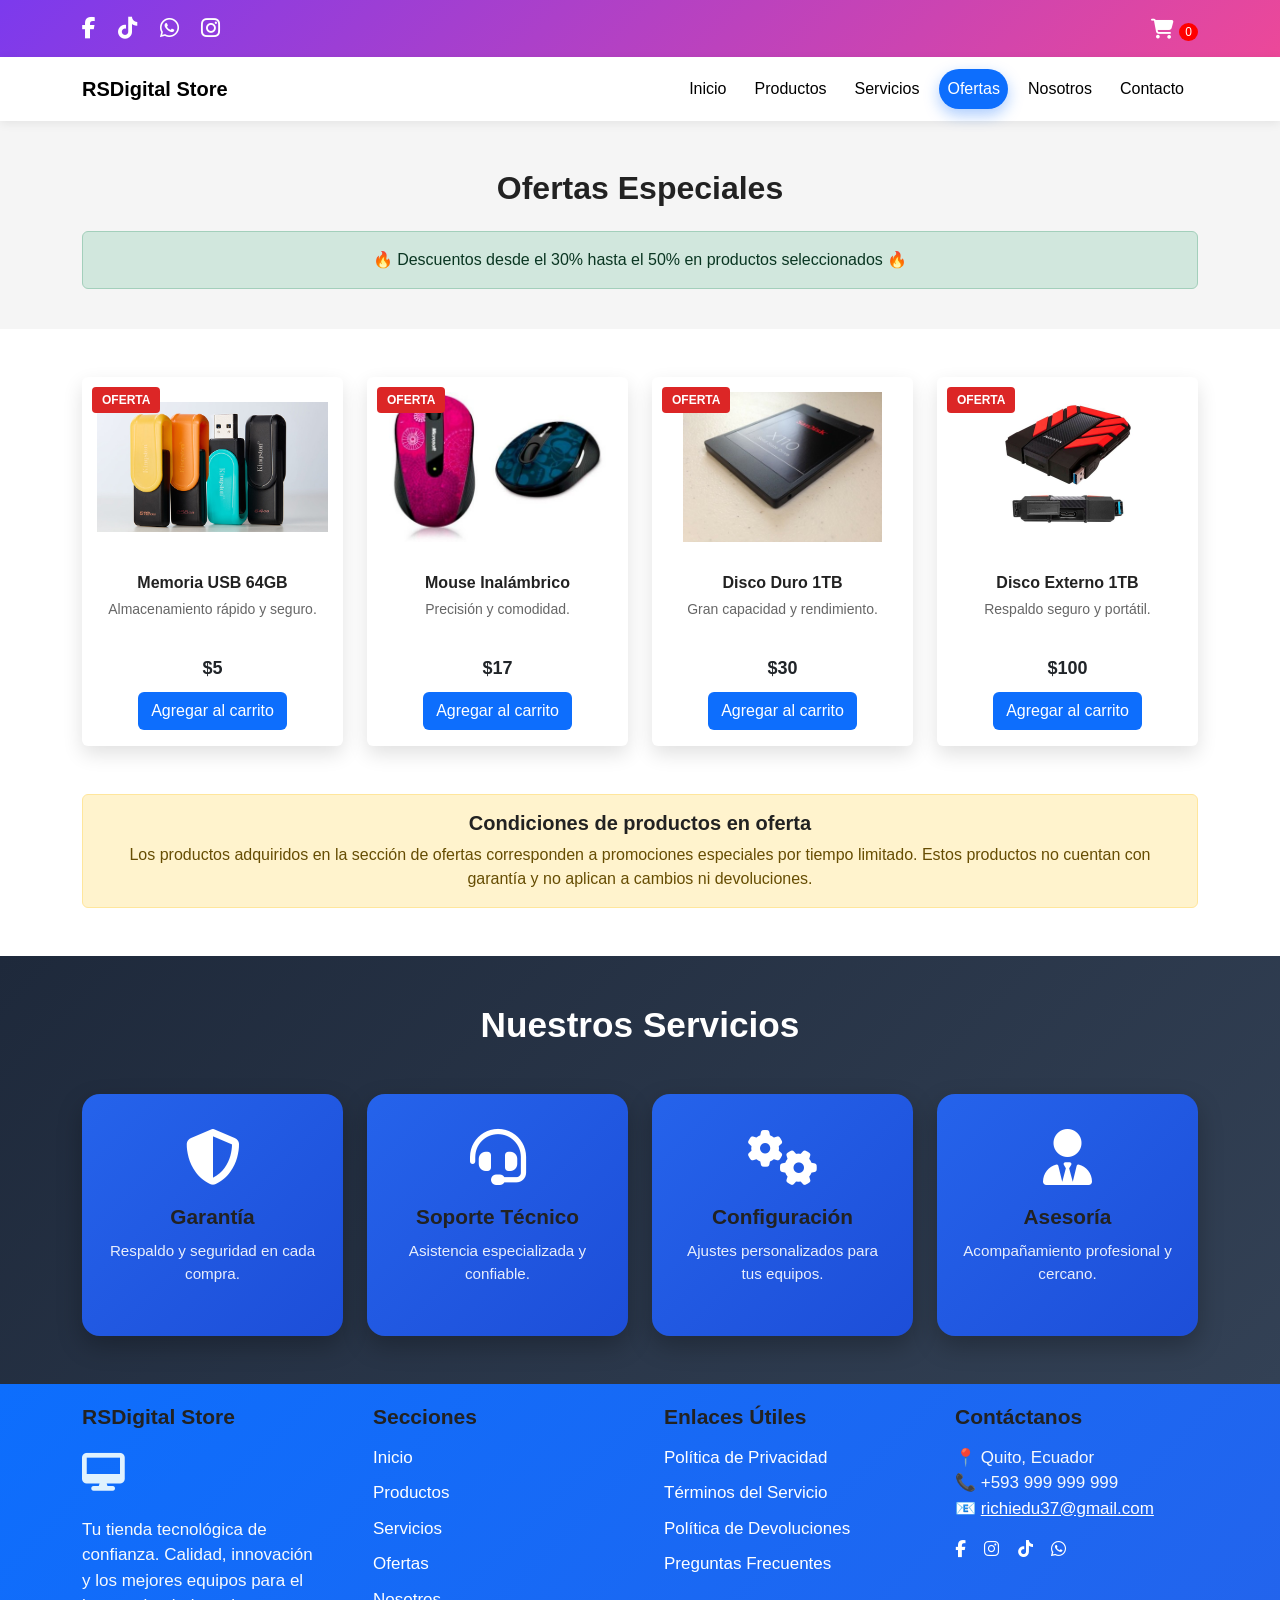
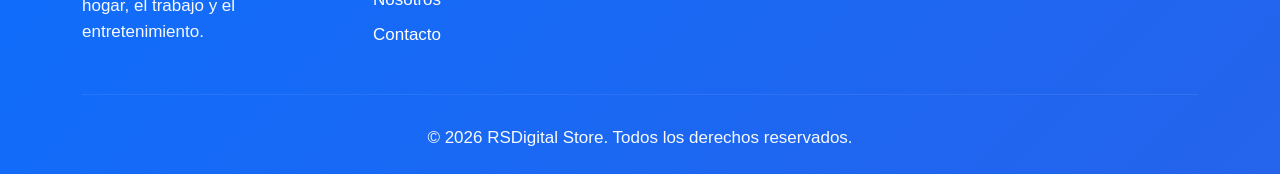
<file: ofertas.html>
<!DOCTYPE html>
<html lang="es">
<head>
<meta charset="UTF-8">
<meta name="viewport" content="width=device-width, initial-scale=1.0">
<title>Ofertas | RSDigital Store</title>

<link href="https://cdn.jsdelivr.net/npm/bootstrap@5.3.2/dist/css/bootstrap.min.css" rel="stylesheet">
<link rel="stylesheet" href="css/styles.css">
<link href="https://cdnjs.cloudflare.com/ajax/libs/font-awesome/6.5.1/css/all.min.css" rel="stylesheet">

</head>

<body>
  <!-- ===== HEADER SUPERIOR ===== -->
<div class="top-bar">
  <div class="container d-flex justify-content-between align-items-center">

    <!-- REDES SOCIALES -->
    <div class="social-icons">
      <a href="https://facebook.com" target="_blank"><i class="fab fa-facebook-f"></i></a>
      <a href="https://tiktok.com" target="_blank"><i class="fab fa-tiktok"></i></a>
      <a href="https://wa.me/593099626985" target="_blank"><i class="fab fa-whatsapp"></i></a>
      <a href="https://instagram.com" target="_blank"><i class="fab fa-instagram"></i></a>
    </div>

    <!-- CARRITO -->
    <div class="cart-icon" data-bs-toggle="modal" data-bs-target="#cartModal">
      <i class="fas fa-cart-shopping"></i>
      <span id="cart-count">0</span>
    </div>

  </div>
</div>
<!-- NAVBAR NUEVO -->
<nav class="navbar navbar-expand-lg custom-navbar">
  <div class="container">
    <a class="navbar-brand fw-bold" href="index.html">RSDigital Store</a>

    <button class="navbar-toggler" type="button" data-bs-toggle="collapse" data-bs-target="#menu">
      <span class="navbar-toggler-icon"></span>
    </button>

    <div class="collapse navbar-collapse" id="menu">
      <ul class="navbar-nav ms-auto">
        <li class="nav-item"><a class="nav-link nav-btn" href="index.html">Inicio</a></li>
        <li class="nav-item"><a class="nav-link nav-btn" href="productos.html">Productos</a></li>
        <li class="nav-item"><a class="nav-link nav-btn" href="servicios.html">Servicios</a></li>
        <li class="nav-item"><a class="nav-link nav-btn active" href="ofertas.html">Ofertas</a></li>
        <li class="nav-item"><a class="nav-link nav-btn" href="nosotros.html">Nosotros</a></li>
        <li class="nav-item"><a class="nav-link nav-btn" href="contacto.html">Contacto</a></li>
      </ul>
    </div>
  </div>
</nav>

<section class="ofertas-section py-5">
  <div class="container">
    <h2 class="text-center">Ofertas Especiales</h2>
    <div class="alert alert-success text-center mt-4">
      🔥 Descuentos desde el 30% hasta el 50% en productos seleccionados 🔥
    </div>
    <div class="row g-4">
      <!-- cards -->
    </div>
  </div>
</section>
  
<!-- PRODUCTOS -->
<section class="container my-5">
  <div class="row g-4">

    <!-- PRODUCTO -->
    <div class="col-md-3">
      <div class="card product-card text-center">
        <span class="offer-badge">OFERTA</span>
        <img src="img/flash.jpg" class="card-img-top">
        <div class="card-body">
          <h6>Memoria USB 64GB</h6>
          <p class="desc">Almacenamiento rápido y seguro.</p>
          <p class="price">$5</p>
          <button class="btn btn-cart" onclick="addToCart('Memoria USB 64GB', 5)">Agregar al carrito</button>
        </div>
      </div>
    </div>

    <div class="col-md-3">
      <div class="card product-card text-center">
        <span class="offer-badge">OFERTA</span>
        <img src="img/mouse.jpg" class="card-img-top">
        <div class="card-body">
          <h6>Mouse Inalámbrico</h6>
          <p class="desc">Precisión y comodidad.</p>
          <p class="price">$17</p>
          <button class="btn btn-cart" onclick="addToCart('Mouse Inalámbrico', 17)">Agregar al carrito</button>
        </div>
      </div>
    </div>

    <div class="col-md-3">
      <div class="card product-card text-center">
        <span class="offer-badge">OFERTA</span>
        <img src="img/disco.jpg" class="card-img-top">
        <div class="card-body">
          <h6>Disco Duro 1TB</h6>
          <p class="desc">Gran capacidad y rendimiento.</p>
          <p class="price">$30</p>
          <button class="btn btn-cart" onclick="addToCart('Disco Duro 1TB', 30)">Agregar al carrito</button>
        </div>
      </div>
    </div>

    <div class="col-md-3">
      <div class="card product-card text-center">
        <span class="offer-badge">OFERTA</span>
        <img src="img/disco-externo.jpg" class="card-img-top">
        <div class="card-body">
          <h6>Disco Externo 1TB</h6>
          <p class="desc">Respaldo seguro y portátil.</p>
          <p class="price">$100</p>
          <button class="btn btn-cart" onclick="addToCart('Disco Externo 1TB', 100)">Agregar al carrito</button>
        </div>
      </div>
    </div>
  </div>
</section>

<section class="container my-5">
  <div class="alert alert-warning text-center">
    <h5 class="mb-2">Condiciones de productos en oferta</h5>
    <p class="mb-0">
      Los productos adquiridos en la sección de ofertas corresponden a promociones
      especiales por tiempo limitado. Estos productos no cuentan con garantía y
      no aplican a cambios ni devoluciones.
    </p>
  </div>
</section>

<!-- ===== SECCIÓN SERVICIOS ===== -->
<section class="servicios-section py-5">

  <div class="container text-center">
    <h2 class="servicios-title mb-5">Nuestros Servicios</h2>

    <div class="row g-4">

      <!-- SERVICIO 1 -->
      <div class="col-md-3">
        <a href="servicios.html" class="servicio-card">
          <i class="fa-solid fa-shield-halved"></i>
          <h5>Garantía</h5>
          <p>Respaldo y seguridad en cada compra.</p>
        </a>
      </div>

      <!-- SERVICIO 2 -->
      <div class="col-md-3">
        <a href="servicios.html" class="servicio-card">
          <i class="fa-solid fa-headset"></i>
          <h5>Soporte Técnico</h5>
          <p>Asistencia especializada y confiable.</p>
        </a>
      </div>

      <!-- SERVICIO 3 -->
      <div class="col-md-3">
        <a href="servicios.html" class="servicio-card">
          <i class="fa-solid fa-gears"></i>
          <h5>Configuración</h5>
          <p>Ajustes personalizados para tus equipos.</p>
        </a>
      </div>

      <!-- SERVICIO 4 -->
      <div class="col-md-3">
        <a href="servicios.html" class="servicio-card">
          <i class="fa-solid fa-user-tie"></i>
          <h5>Asesoría</h5>
          <p>Acompañamiento profesional y cercano.</p>
        </a>
      </div>

    </div>
  </div>
</section>

<footer class="rs-footer">
  <div class="container">
    <div class="row gy-4 gx-5">


      <!-- LOGO / INFO -->
      <div class="col-md-3">
        <h5 class="footer-title">
          RSDigital Store
        </h5>

        <div class="footer-icon">
          <i class="fas fa-desktop"></i>
        </div>

        <p>
          Tu tienda tecnológica de confianza. Calidad, innovación y los mejores
          equipos para el hogar, el trabajo y el entretenimiento.
        </p>
      </div>

      <!-- SECCIONES -->
      <div class="col-md-3">
        <h5 class="footer-title">Secciones</h5>
        <ul class="footer-links">
          <li><a href="index.html">Inicio</a></li>
          <li><a href="productos.html">Productos</a></li>
          <li><a href="servicios.html">Servicios</a></li>
          <li><a href="ofertas.html">Ofertas</a></li>
          <li><a href="nosotros.html">Nosotros</a></li>
          <li><a href="contacto.html">Contacto</a></li>
        </ul>
      </div>

      <!-- ENLACES -->
      <div class="col-md-3">
        <h5 class="footer-title">Enlaces Útiles</h5>
        <ul class="footer-links">
          <li><a href="politica.html">Política de Privacidad</a></li>
          <li><a href="terminos.html">Términos del Servicio</a></li>
          <li><a href="devoluciones.html">Política de Devoluciones</a></li>
          <li><a href="faq.html">Preguntas Frecuentes</a></li>
        </ul>
      </div>

      <!-- CONTACTO -->
      <div class="col-md-3">
        <h5 class="footer-title">Contáctanos</h5>

        <p>
          📍 Quito, Ecuador <br>
          📞 +593 999 999 999 <br>
          📧 <a href="contacto.html">richiedu37@gmail.com</a>
        </p>

        <div class="footer-social">
  <a href="https://www.facebook.com/" target="_blank" class="social-icon">
    <i class="fab fa-facebook-f"></i>
  </a>

  <a href="https://www.instagram.com/" target="_blank" class="social-icon">
    <i class="fab fa-instagram"></i>
  </a>

  <a href="https://www.tiktok.com/" target="_blank" class="social-icon">
    <i class="fab fa-tiktok"></i>
  </a>

  <a href="https://www.whatsapp.com/" target="_blank" class="social-icon">
    <i class="fab fa-whatsapp"></i>
  </a>
</div>

      </div>

    </div>

    <hr>

    <p class="footer-copy">
      © 2026 RSDigital Store. Todos los derechos reservados.
    </p>
  </div>
</footer>
<!-- ===== MODAL CARRITO ===== -->
<div class="modal fade" id="cartModal" tabindex="-1">
  <div class="modal-dialog modal-lg modal-dialog-centered">
    <div class="modal-content">

      <div class="modal-header">
        <h5 class="modal-title">
          <i class="fas fa-cart-shopping"></i> Mi Carrito
        </h5>
        <button class="btn-close" data-bs-dismiss="modal"></button>
      </div>

      <div class="modal-body">
        <ul id="cart-items" class="list-group"></ul>

        <h5 class="text-end mt-3">
          Total: $<span id="cart-total">0</span>
        </h5>
      </div>

      <div class="modal-footer">

  <button class="btn btn-outline-danger" onclick="clearCart()">
    Vaciar carrito
  </button>

  <button class="btn btn-secondary" data-bs-dismiss="modal">
    Cerrar
  </button>

  <button class="btn btn-success">
    Finalizar Compra
  </button>

</div>
    </div>
  </div>
</div>
<!-- Bootstrap JS -->
<script src="https://cdn.jsdelivr.net/npm/bootstrap@5.3.2/dist/js/bootstrap.bundle.min.js"></script>

<!-- JS del carrito -->
<script src="java/cart.js"></script>
</body>
</html>
</file>
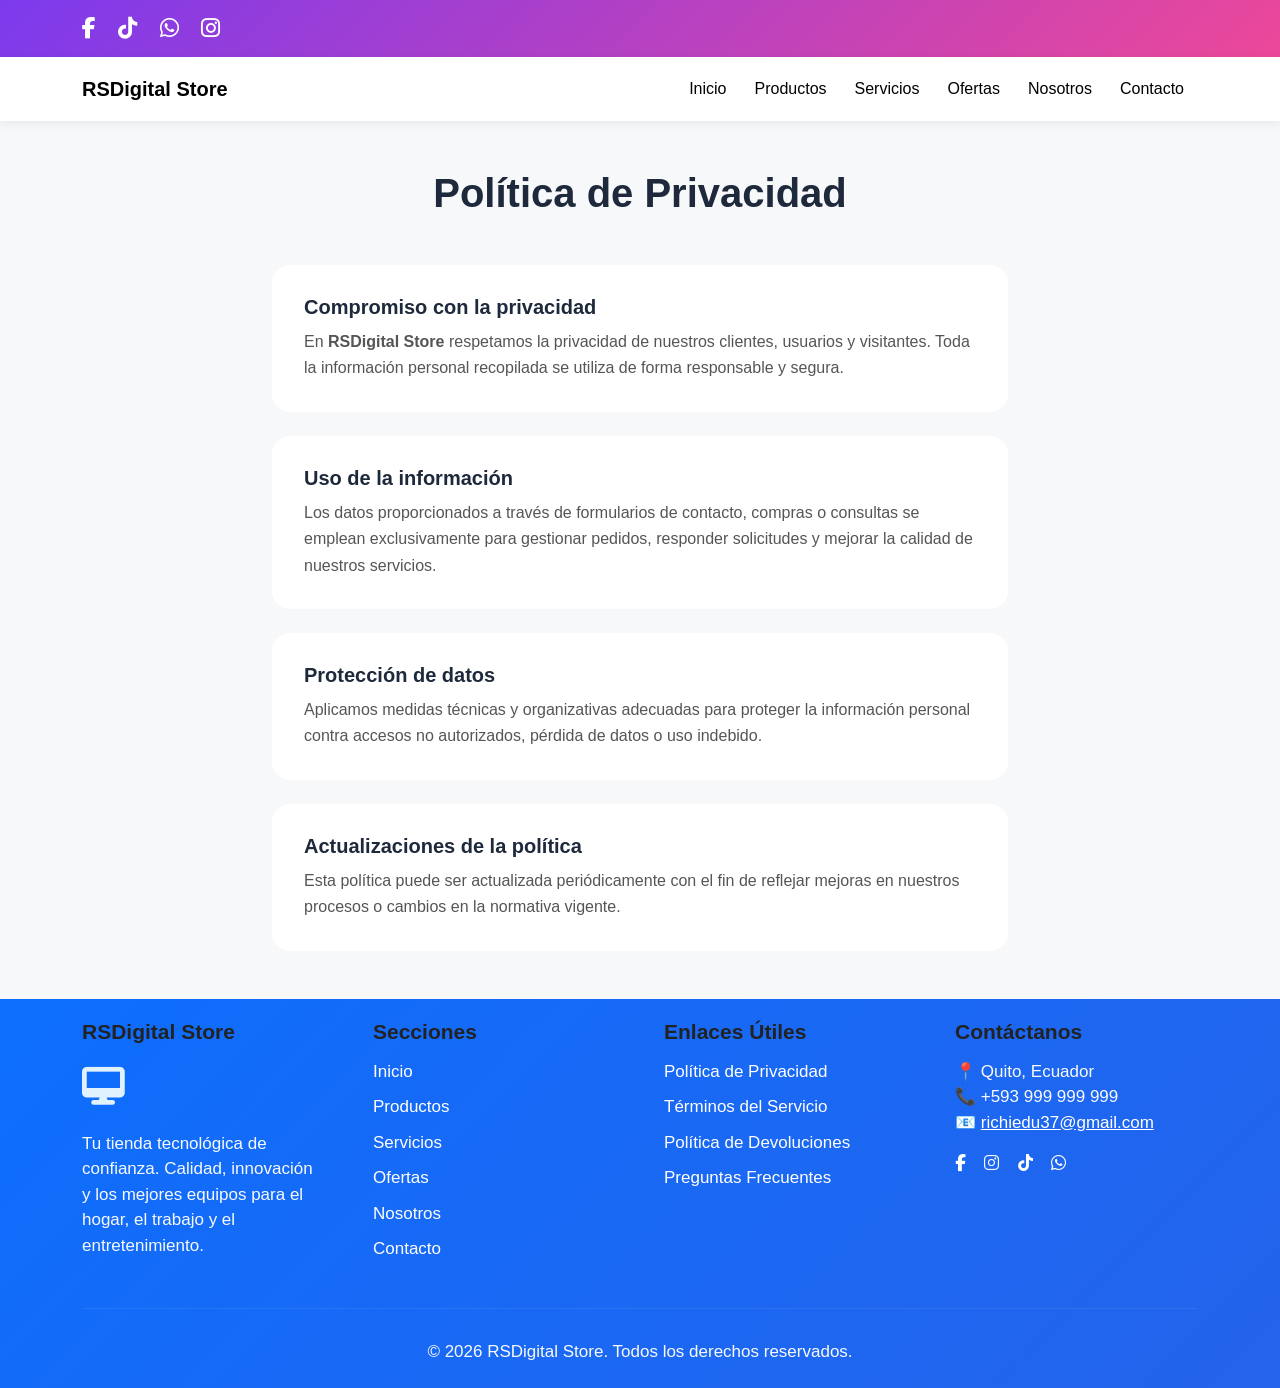
<file: politica.html>
<!DOCTYPE html>
<html lang="es">
<head>
<meta charset="UTF-8">
<title>Política de Privacidad | RSDigital Store</title>

<link href="https://cdn.jsdelivr.net/npm/bootstrap@5.3.2/dist/css/bootstrap.min.css" rel="stylesheet">
<link rel="stylesheet" href="css/styles.css">
<link href="https://cdnjs.cloudflare.com/ajax/libs/font-awesome/6.5.1/css/all.min.css" rel="stylesheet">
</head>

<body>

<!-- ===== TOP BAR ===== -->
<div class="top-bar">
  <div class="container d-flex justify-content-between">
    <div class="social-icons">
      <a href="https://facebook.com" target="_blank"><i class="fab fa-facebook-f"></i></a>
      <a href="https://tiktok.com" target="_blank"><i class="fab fa-tiktok"></i></a>
      <a href="https://wa.me/593099626985" target="_blank"><i class="fab fa-whatsapp"></i></a>
      <a href="https://instagram.com" target="_blank"><i class="fab fa-instagram"></i></a>
    </div>
  </div>
</div>

<!-- ===== NAVBAR ===== -->
<nav class="navbar navbar-expand-lg custom-navbar">
  <div class="container">
    <a class="navbar-brand fw-bold" href="index.html">RSDigital Store</a>

    <button class="navbar-toggler" data-bs-toggle="collapse" data-bs-target="#menu">
      <span class="navbar-toggler-icon"></span>
    </button>

    <div class="collapse navbar-collapse" id="menu">
      <ul class="navbar-nav ms-auto">
        <li class="nav-item"><a class="nav-link nav-btn" href="index.html">Inicio</a></li>
        <li class="nav-item"><a class="nav-link nav-btn" href="productos.html">Productos</a></li>
        <li class="nav-item"><a class="nav-link nav-btn" href="servicios.html">Servicios</a></li>
        <li class="nav-item"><a class="nav-link nav-btn" href="ofertas.html">Ofertas</a></li>
        <li class="nav-item"><a class="nav-link nav-btn" href="nosotros.html">Nosotros</a></li>
        <li class="nav-item"><a class="nav-link nav-btn" href="contacto.html">Contacto</a></li>
      </ul>
    </div>
  </div>
</nav>

<!-- ===== CONTENIDO ===== -->
<section class="info-section py-5">
  <div class="container">

    <!-- TÍTULO -->
    <h1 class="info-title text-center mb-5">Política de Privacidad</h1>

    <div class="row justify-content-center g-4">

      <div class="col-md-10 col-lg-8">
        <div class="info-card">
          <h5>Compromiso con la privacidad</h5>
          <p>
            En <strong>RSDigital Store</strong> respetamos la privacidad de nuestros clientes,
            usuarios y visitantes. Toda la información personal recopilada se utiliza de forma
            responsable y segura.
          </p>
        </div>
      </div>

      <div class="col-md-10 col-lg-8">
        <div class="info-card">
          <h5>Uso de la información</h5>
          <p>
            Los datos proporcionados a través de formularios de contacto, compras o consultas
            se emplean exclusivamente para gestionar pedidos, responder solicitudes y mejorar
            la calidad de nuestros servicios.
          </p>
        </div>
      </div>

      <div class="col-md-10 col-lg-8">
        <div class="info-card">
          <h5>Protección de datos</h5>
          <p>
            Aplicamos medidas técnicas y organizativas adecuadas para proteger la información
            personal contra accesos no autorizados, pérdida de datos o uso indebido.
          </p>
        </div>
      </div>

      <div class="col-md-10 col-lg-8">
        <div class="info-card">
          <h5>Actualizaciones de la política</h5>
          <p>
            Esta política puede ser actualizada periódicamente con el fin de reflejar mejoras
            en nuestros procesos o cambios en la normativa vigente.
          </p>
        </div>
      </div>

    </div>
  </div>
</section>

<!-- ===== FOOTER ===== -->
<footer class="rs-footer">
  <div class="container">
    <div class="row gy-4 gx-5">

      <div class="col-md-3">
        <h5 class="footer-title">RSDigital Store</h5>
        <div class="footer-icon"><i class="fas fa-desktop"></i></div>
        <p>
          Tu tienda tecnológica de confianza. Calidad, innovación y los mejores
          equipos para el hogar, el trabajo y el entretenimiento.
        </p>
      </div>

      <div class="col-md-3">
        <h5 class="footer-title">Secciones</h5>
        <ul class="footer-links">
          <li><a href="index.html">Inicio</a></li>
          <li><a href="productos.html">Productos</a></li>
          <li><a href="servicios.html">Servicios</a></li>
          <li><a href="ofertas.html">Ofertas</a></li>
          <li><a href="nosotros.html">Nosotros</a></li>
          <li><a href="contacto.html">Contacto</a></li>
        </ul>
      </div>

      <div class="col-md-3">
        <h5 class="footer-title">Enlaces Útiles</h5>
        <ul class="footer-links">
          <li><a href="politica.html">Política de Privacidad</a></li>
          <li><a href="terminos.html">Términos del Servicio</a></li>
          <li><a href="devoluciones.html">Política de Devoluciones</a></li>
          <li><a href="faq.html">Preguntas Frecuentes</a></li>
        </ul>
      </div>

      <div class="col-md-3">
        <h5 class="footer-title">Contáctanos</h5>
        <p>
          📍 Quito, Ecuador <br>
          📞 +593 999 999 999 <br>
          📧 <a href="contacto.html">richiedu37@gmail.com</a>
        </p>

        <div class="footer-social">
          <a href="#"><i class="fab fa-facebook-f"></i></a>
          <a href="#"><i class="fab fa-instagram"></i></a>
          <a href="#"><i class="fab fa-tiktok"></i></a>
          <a href="#"><i class="fab fa-whatsapp"></i></a>
        </div>
      </div>

    </div>

    <hr>
    <p class="footer-copy text-center">
      © 2026 RSDigital Store. Todos los derechos reservados.
    </p>
  </div>
</footer>

<script src="https://cdn.jsdelivr.net/npm/bootstrap@5.3.2/dist/js/bootstrap.bundle.min.js"></script>
</body>
</html>
</file>
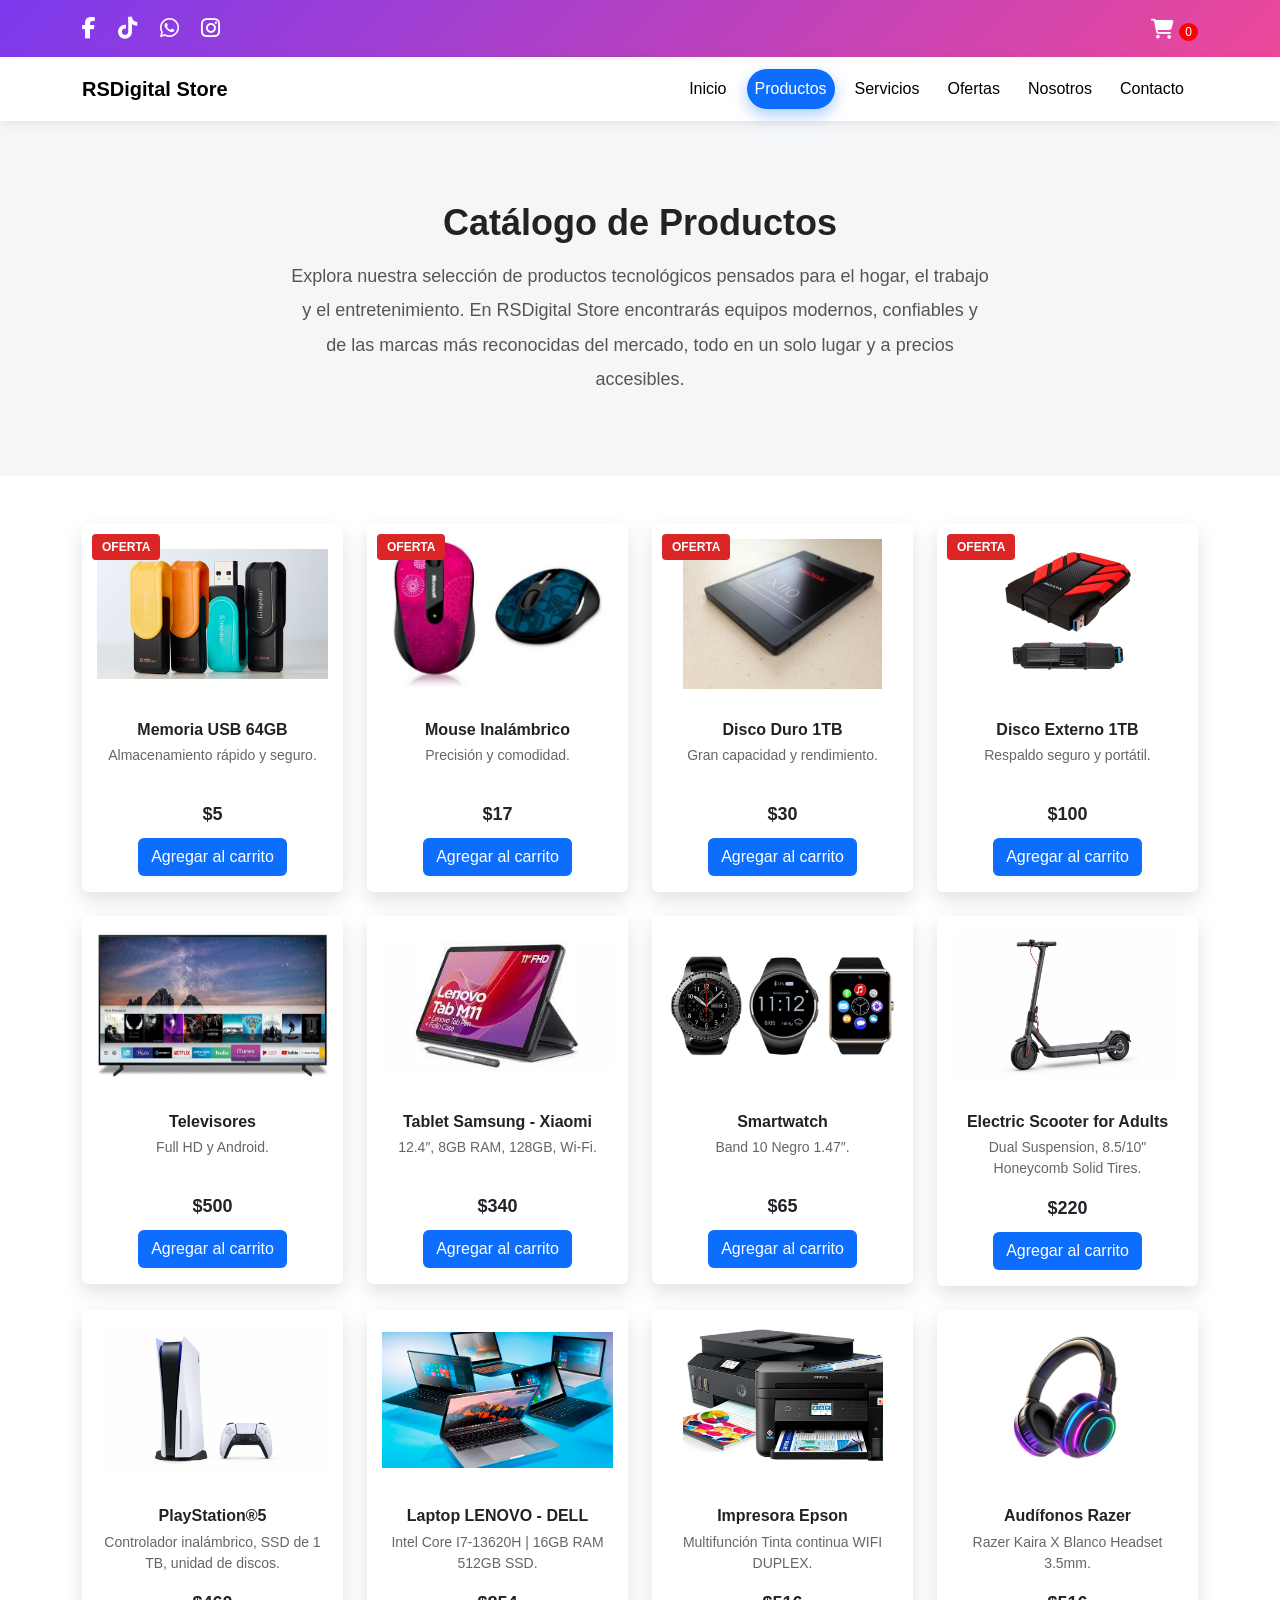
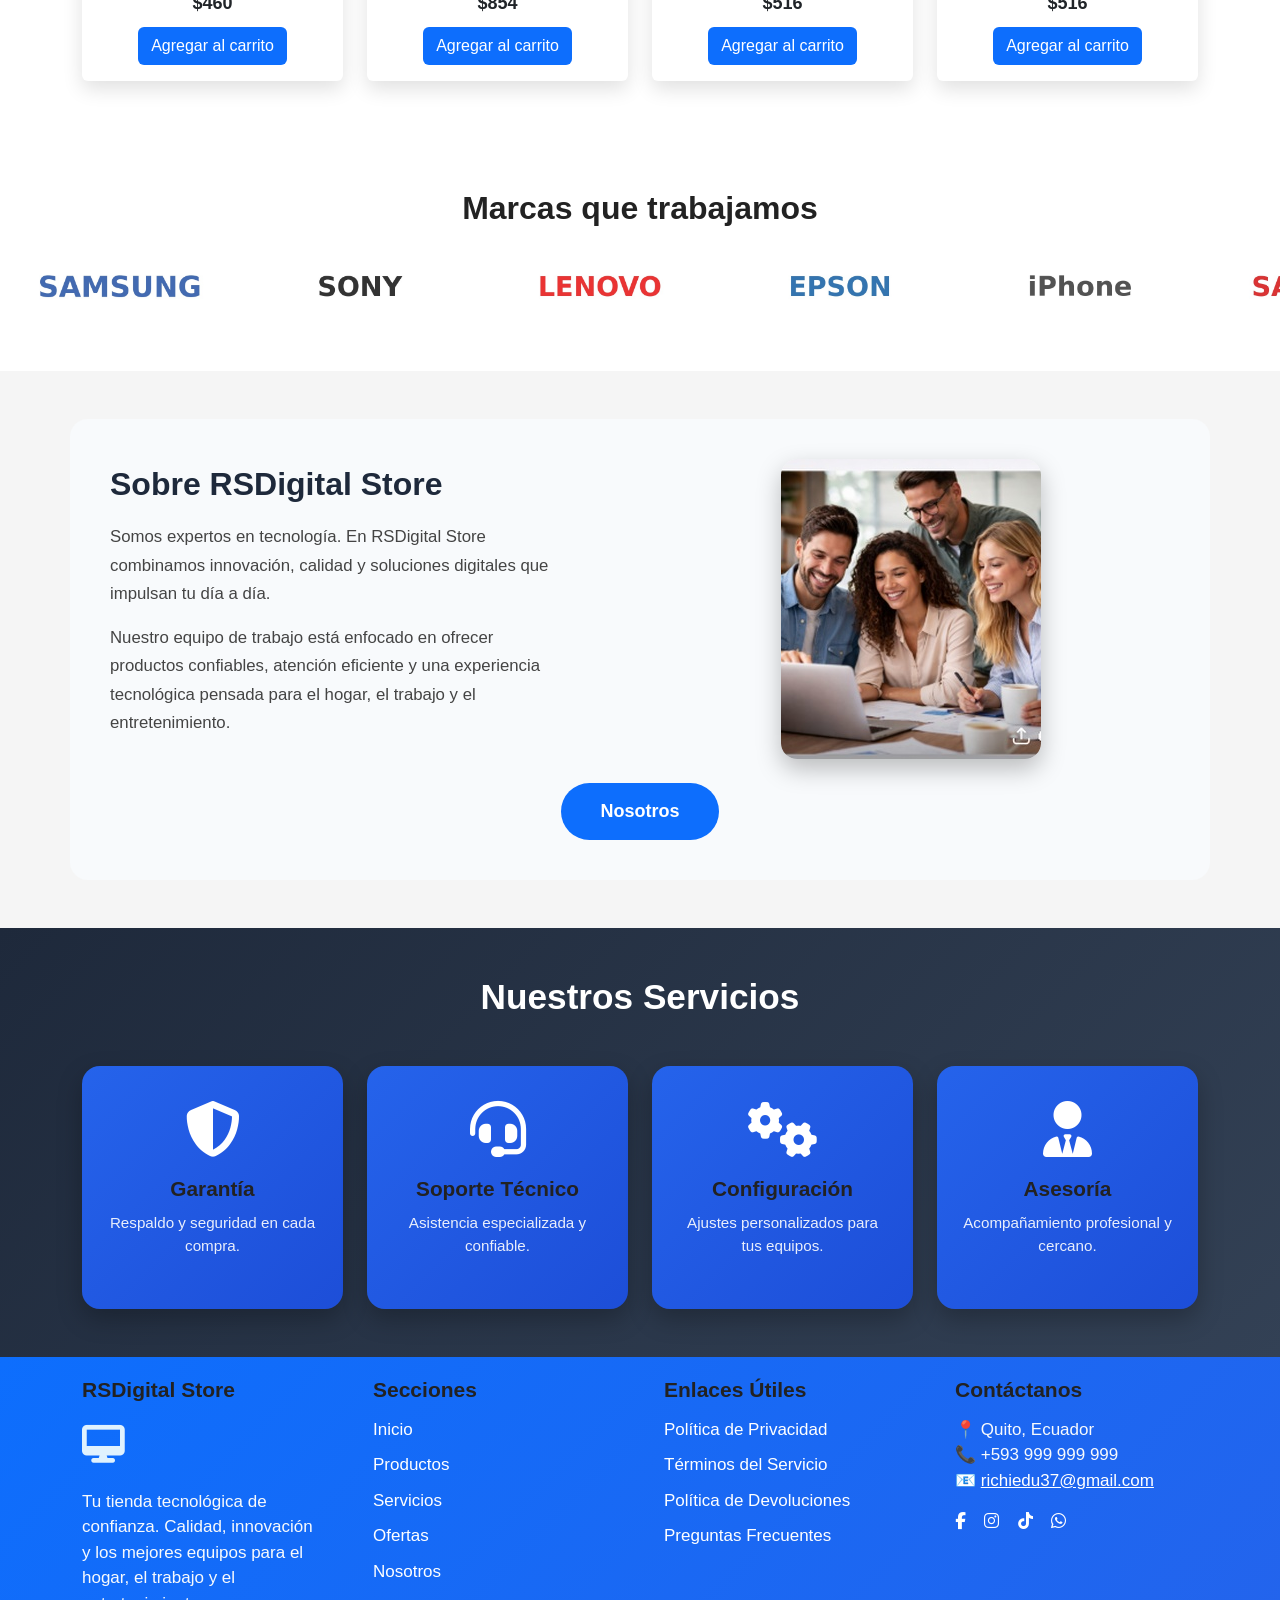
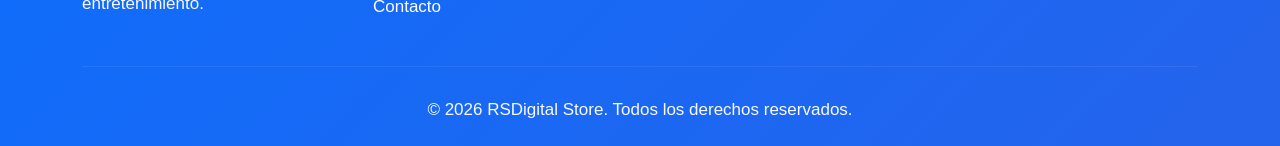
<file: productos.html>
<!DOCTYPE html>
<html lang="es">
<head>
<meta charset="UTF-8">
<meta name="viewport" content="width=device-width, initial-scale=1.0">
<title>Productos | RSDigital Store</title>

<link href="https://cdn.jsdelivr.net/npm/bootstrap@5.3.2/dist/css/bootstrap.min.css" rel="stylesheet">
<link href="https://cdnjs.cloudflare.com/ajax/libs/font-awesome/6.5.1/css/all.min.css" rel="stylesheet">
<link rel="stylesheet" href="css/styles.css">
</head>

<body>
<!-- ===== HEADER SUPERIOR ===== -->
<div class="top-bar">
  <div class="container d-flex justify-content-between align-items-center">

    <!-- REDES SOCIALES -->
    <div class="social-icons">
      <a href="https://facebook.com" target="_blank"><i class="fab fa-facebook-f"></i></a>
      <a href="https://tiktok.com" target="_blank"><i class="fab fa-tiktok"></i></a>
      <a href="https://wa.me/593099626985" target="_blank"><i class="fab fa-whatsapp"></i></a>
      <a href="https://instagram.com" target="_blank"><i class="fab fa-instagram"></i></a>
    </div>

    <!-- CARRITO -->
    <div class="cart-icon" data-bs-toggle="modal" data-bs-target="#cartModal">
      <i class="fas fa-cart-shopping"></i>
      <span id="cart-count">0</span>
    </div>

  </div>
</div>

<!-- NAVBAR -->
<nav class="navbar navbar-expand-lg custom-navbar">
  <div class="container">
    <a class="navbar-brand fw-bold" href="index.html">RSDigital Store</a>

    <button class="navbar-toggler" data-bs-toggle="collapse" data-bs-target="#menu">
      <span class="navbar-toggler-icon"></span>
    </button>

    <div class="collapse navbar-collapse" id="menu">
      <ul class="navbar-nav ms-auto">
        <li class="nav-item"><a class="nav-link nav-btn" href="index.html">Inicio</a></li>
        <li class="nav-item"><a class="nav-link nav-btn active" href="productos.html">Productos</a></li>
        <li class="nav-item"><a class="nav-link nav-btn" href="servicios.html">Servicios</a></li>
        <li class="nav-item"><a class="nav-link nav-btn" href="ofertas.html">Ofertas</a></li>
        <li class="nav-item"><a class="nav-link nav-btn" href="nosotros.html">Nosotros</a></li>
        <li class="nav-item"><a class="nav-link nav-btn" href="contacto.html">Contacto</a></li>
      </ul>
    </div>
  </div>
</nav>

<!-- ENCABEZADO CATALOGO -->
<section class="catalog-header">
  <div class="container text-center">
    <h1>Catálogo de Productos</h1>
    <p>
      Explora nuestra selección de productos tecnológicos pensados para el hogar,
      el trabajo y el entretenimiento. En RSDigital Store encontrarás equipos modernos,
      confiables y de las marcas más reconocidas del mercado, todo en un solo lugar
      y a precios accesibles.
    </p>
  </div>
</section>


<!-- PRODUCTOS -->
<section class="container my-5">
  <div class="row g-4">

    <!-- PRODUCTO -->
    <div class="col-md-3">
      <div class="card product-card text-center">
        <span class="offer-badge">OFERTA</span>
        <img src="img/flash.jpg" class="card-img-top">
        <div class="card-body">
          <h6>Memoria USB 64GB</h6>
          <p class="desc">Almacenamiento rápido y seguro.</p>
          <p class="price">$5</p>
          <button class="btn btn-cart" onclick="addToCart('Memoria USB 64GB', 5)">Agregar al carrito</button>
        </div>
      </div>
    </div>

    <div class="col-md-3">
      <div class="card product-card text-center">
        <span class="offer-badge">OFERTA</span>
        <img src="img/mouse.jpg" class="card-img-top">
        <div class="card-body">
          <h6>Mouse Inalámbrico</h6>
          <p class="desc">Precisión y comodidad.</p>
          <p class="price">$17</p>
          <button class="btn btn-cart" onclick="addToCart('Mouse Inalámbrico', 17)">Agregar al carrito</button>
        </div>
      </div>
    </div>

    <div class="col-md-3">
      <div class="card product-card text-center">
        <span class="offer-badge">OFERTA</span>
        <img src="img/disco.jpg" class="card-img-top">
        <div class="card-body">
          <h6>Disco Duro 1TB</h6>
          <p class="desc">Gran capacidad y rendimiento.</p>
          <p class="price">$30</p>
          <button class="btn btn-cart" onclick="addToCart('Disco Duro 1TB', 30)">Agregar al carrito</button>
        </div>
      </div>
    </div>

    <div class="col-md-3">
      <div class="card product-card text-center">
        <span class="offer-badge">OFERTA</span>
        <img src="img/disco-externo.jpg" class="card-img-top">
        <div class="card-body">
          <h6>Disco Externo 1TB</h6>
          <p class="desc">Respaldo seguro y portátil.</p>
          <p class="price">$100</p>
          <button class="btn btn-cart" onclick="addToCart('Disco Externo 1TB', 100)">Agregar al carrito</button>
        </div>
      </div>
    </div>

    <div class="col-md-3">
      <div class="card product-card text-center">
        <img src="img/televisor.jpg" class="card-img-top">
        <div class="card-body">
          <h6>Televisores</h6>
          <p class="desc">Full HD y Android.</p>
          <p class="price">$500</p>
          <button class="btn btn-cart" onclick="addToCart('Televisor', 500)">Agregar al carrito</button>
        </div>
      </div>
    </div>

    <div class="col-md-3">
      <div class="card product-card text-center">
        <img src="img/tablet.jpg" class="card-img-top">
        <div class="card-body">
          <h6>Tablet Samsung - Xiaomi</h6>
          <p class="desc">12.4″, 8GB RAM, 128GB, Wi-Fi.</p>
          <p class="price">$340</p>
          <button class="btn btn-cart" onclick="addToCart('Tablet Samsung / Xiaomi', 340)">Agregar al carrito</button>
        </div>
      </div>
    </div>

    <div class="col-md-3">
      <div class="card product-card text-center">
        <img src="img/smartwatch.jpg" class="card-img-top">
        <div class="card-body">
          <h6>Smartwatch</h6>
          <p class="desc">Band 10 Negro 1.47″.</p>
          <p class="price">$65</p>
          <button class="btn btn-cart" onclick="addToCart('Smartwatch', 65)">Agregar al carrito</button>
        </div>
      </div>
    </div>

    <div class="col-md-3">
      <div class="card product-card text-center">
        <img src="img/scuter.jpg" class="card-img-top">
        <div class="card-body">
          <h6>Electric Scooter for Adults</h6>
          <p class="desc">Dual Suspension, 8.5/10" Honeycomb Solid Tires.</p>
          <p class="price">$220</p>
          <button class="btn btn-cart" onclick="addToCart('Scooter Eléctrico', 220)">Agregar al carrito</button>
        </div>
      </div>
    </div>

    <div class="col-md-3">
      <div class="card product-card text-center">
        <img src="img/ps5.jpg" class="card-img-top">
        <div class="card-body">
          <h6>PlayStation®5</h6>
          <p class="desc">Controlador inalámbrico, SSD de 1 TB, unidad de discos.</p>
          <p class="price">$460</p>
          <button class="btn btn-cart" onclick="addToCart('PlayStation 5', 460)">Agregar al carrito</button>
        </div>
      </div>
    </div>

    <div class="col-md-3">
      <div class="card product-card text-center">
        <img src="img/laptop.jpg" class="card-img-top">
        <div class="card-body">
          <h6>Laptop LENOVO - DELL</h6>
          <p class="desc"> Intel Core I7-13620H | 16GB RAM 512GB SSD.</p>
          <p class="price">$854</p>
          <button class="btn btn-cart" onclick="addToCart('Laptop Lenovo / Dell', 854)">Agregar al carrito</button>
        </div>
      </div>
    </div>

    <div class="col-md-3">
      <div class="card product-card text-center">
        <img src="img/impresora.jpg" class="card-img-top">
        <div class="card-body">
          <h6>Impresora Epson</h6>
          <p class="desc">Multifunción Tinta continua WIFI DUPLEX.</p>
          <p class="price">$516</p>
          <button class="btn btn-cart" onclick="addToCart('Impresora Epson', 516)">Agregar al carrito</button>
        </div>
      </div>
    </div>

    <div class="col-md-3">
      <div class="card product-card text-center">
        <img src="img/audifono.jpg" class="card-img-top">
        <div class="card-body">
          <h6>Audífonos Razer</h6>
          <p class="desc">Razer Kaira X Blanco Headset 3.5mm.</p>
          <p class="price">$516</p>
          <button class="btn btn-cart" onclick="addToCart('Audífonos Razer', 516)">Agregar al carrito</button>
        </div>
      </div>
    </div>

  </div>
</section>

<!-- ===== MARCAS QUE TRABAJAMOS ===== -->
<section class="brands-section">
  <div class="container">
    <h2 class="text-center mb-4">Marcas que trabajamos</h2>
  </div>

  <div class="brands-slider">
    <div class="brands-track">

      <div class="brand-item"><img src="img/samsung_logo.jpg" alt="Samsung"></div>
      <div class="brand-item"><img src="img/sony_logo.jpg" alt="Sony"></div>
      <div class="brand-item"><img src="img/lenovo_logo.jpg" alt="Lenovo"></div>
      <div class="brand-item"><img src="img/epson_logo.jpg" alt="Epson"></div>
      <div class="brand-item"><img src="img/iphone_logo.jpg" alt="Apple"></div>
      <div class="brand-item"><img src="img/sandisk_logo.jpg" alt="SanDisk"></div>

      <!-- repetición para efecto infinito -->
      <div class="brand-item"><img src="img/samsung_logo.jpg"></div>
      <div class="brand-item"><img src="img/sony_logo.jpg"></div>
      <div class="brand-item"><img src="img/lenovo_logo.jpg"></div>
      <div class="brand-item"><img src="img/epson_logo.jpg"></div>
      <div class="brand-item"><img src="img/iphone_logo.jpg"></div>
      <div class="brand-item"><img src="img/sandisk_logo.jpg"></div>

    </div>
  </div>
</section>

<!-- ===== SECCIÓN SOBRE RSDIGITAL ===== -->
<section class="sobre-section py-5">

  <div class="container sobre-container">
    <div class="row align-items-center">

      <!-- TEXTO IZQUIERDA -->
      <div class="col-md-6">
        <h2 class="sobre-title">Sobre RSDigital Store</h2>

        <p class="sobre-texto">
          Somos expertos en tecnología. En RSDigital Store combinamos innovación,
          calidad y soluciones digitales que impulsan tu día a día.
        </p>

        <p class="sobre-texto">
          Nuestro equipo de trabajo está enfocado en ofrecer productos confiables,
          atención eficiente y una experiencia tecnológica pensada para el hogar,
          el trabajo y el entretenimiento.
        </p>
      </div>

      <!-- TARJETA IMAGEN DERECHA -->
      <div class="col-md-6 d-flex justify-content-center">

        <div class="sobre-card">
          <img src="img/reunion.jpg" alt="Equipo RSDigital">
        </div>

      </div>

    </div>

    <!-- BOTÓN -->
    <div class="text-center mt-4">
      <a href="nosotros.html" class="btn btn-sobre">
        Nosotros
      </a>
    </div>

  </div>
</section>

<!-- ===== SECCIÓN SERVICIOS ===== -->
<section class="servicios-section py-5">

  <div class="container text-center">
    <h2 class="servicios-title mb-5">Nuestros Servicios</h2>

    <div class="row g-4">

      <!-- SERVICIO 1 -->
      <div class="col-md-3">
        <a href="servicios.html" class="servicio-card">
          <i class="fa-solid fa-shield-halved"></i>
          <h5>Garantía</h5>
          <p>Respaldo y seguridad en cada compra.</p>
        </a>
      </div>

      <!-- SERVICIO 2 -->
      <div class="col-md-3">
        <a href="servicios.html" class="servicio-card">
          <i class="fa-solid fa-headset"></i>
          <h5>Soporte Técnico</h5>
          <p>Asistencia especializada y confiable.</p>
        </a>
      </div>

      <!-- SERVICIO 3 -->
      <div class="col-md-3">
        <a href="servicios.html" class="servicio-card">
          <i class="fa-solid fa-gears"></i>
          <h5>Configuración</h5>
          <p>Ajustes personalizados para tus equipos.</p>
        </a>
      </div>

      <!-- SERVICIO 4 -->
      <div class="col-md-3">
        <a href="servicios.html" class="servicio-card">
          <i class="fa-solid fa-user-tie"></i>
          <h5>Asesoría</h5>
          <p>Acompañamiento profesional y cercano.</p>
        </a>
      </div>

    </div>
  </div>
</section>

<footer class="rs-footer">
  <div class="container">
    <div class="row gy-4 gx-5">


      <!-- LOGO / INFO -->
      <div class="col-md-3">
        <h5 class="footer-title">
          RSDigital Store
        </h5>

        <div class="footer-icon">
          <i class="fas fa-desktop"></i>
        </div>

        <p>
          Tu tienda tecnológica de confianza. Calidad, innovación y los mejores
          equipos para el hogar, el trabajo y el entretenimiento.
        </p>
      </div>

      <!-- SECCIONES -->
      <div class="col-md-3">
        <h5 class="footer-title">Secciones</h5>
        <ul class="footer-links">
          <li><a href="index.html">Inicio</a></li>
          <li><a href="productos.html">Productos</a></li>
          <li><a href="servicios.html">Servicios</a></li>
          <li><a href="ofertas.html">Ofertas</a></li>
          <li><a href="nosotros.html">Nosotros</a></li>
          <li><a href="contacto.html">Contacto</a></li>
        </ul>
      </div>

      <!-- ENLACES -->
      <div class="col-md-3">
        <h5 class="footer-title">Enlaces Útiles</h5>
        <ul class="footer-links">
          <li><a href="politica.html">Política de Privacidad</a></li>
          <li><a href="terminos.html">Términos del Servicio</a></li>
          <li><a href="devoluciones.html">Política de Devoluciones</a></li>
          <li><a href="faq.html">Preguntas Frecuentes</a></li>
        </ul>
      </div>

      <!-- CONTACTO -->
      <div class="col-md-3">
        <h5 class="footer-title">Contáctanos</h5>

        <p>
          📍 Quito, Ecuador <br>
          📞 +593 999 999 999 <br>
          📧 <a href="contacto.html">richiedu37@gmail.com</a>
        </p>

        <div class="footer-social">
  <a href="https://www.facebook.com/" target="_blank" class="social-icon">
    <i class="fab fa-facebook-f"></i>
  </a>

  <a href="https://www.instagram.com/" target="_blank" class="social-icon">
    <i class="fab fa-instagram"></i>
  </a>

  <a href="https://www.tiktok.com/" target="_blank" class="social-icon">
    <i class="fab fa-tiktok"></i>
  </a>

  <a href="https://www.whatsapp.com/" target="_blank" class="social-icon">
    <i class="fab fa-whatsapp"></i>
  </a>
</div>

      </div>

    </div>

    <hr>

    <p class="footer-copy">
      © 2026 RSDigital Store. Todos los derechos reservados.
    </p>
  </div>
</footer>
<!-- ===== MODAL CARRITO ===== -->
<div class="modal fade" id="cartModal" tabindex="-1">
  <div class="modal-dialog modal-lg modal-dialog-centered">
    <div class="modal-content">

      <div class="modal-header">
        <h5 class="modal-title">
          <i class="fas fa-cart-shopping"></i> Mi Carrito
        </h5>
        <button class="btn-close" data-bs-dismiss="modal"></button>
      </div>

      <div class="modal-body">
        <ul id="cart-items" class="list-group"></ul>

        <h5 class="text-end mt-3">
          Total: $<span id="cart-total">0</span>
        </h5>
      </div>

      <div class="modal-footer">

  <button class="btn btn-outline-danger" onclick="clearCart()">
    Vaciar carrito
  </button>

  <button class="btn btn-secondary" data-bs-dismiss="modal">
    Cerrar
  </button>

  <button class="btn btn-success">
    Finalizar Compra
  </button>

</div>


    </div>
  </div>
</div>

<!-- Bootstrap JS -->
<script src="https://cdn.jsdelivr.net/npm/bootstrap@5.3.2/dist/js/bootstrap.bundle.min.js"></script>

<!-- JS del carrito -->
<script src="java/cart.js"></script>
</body>
</html>
</file>
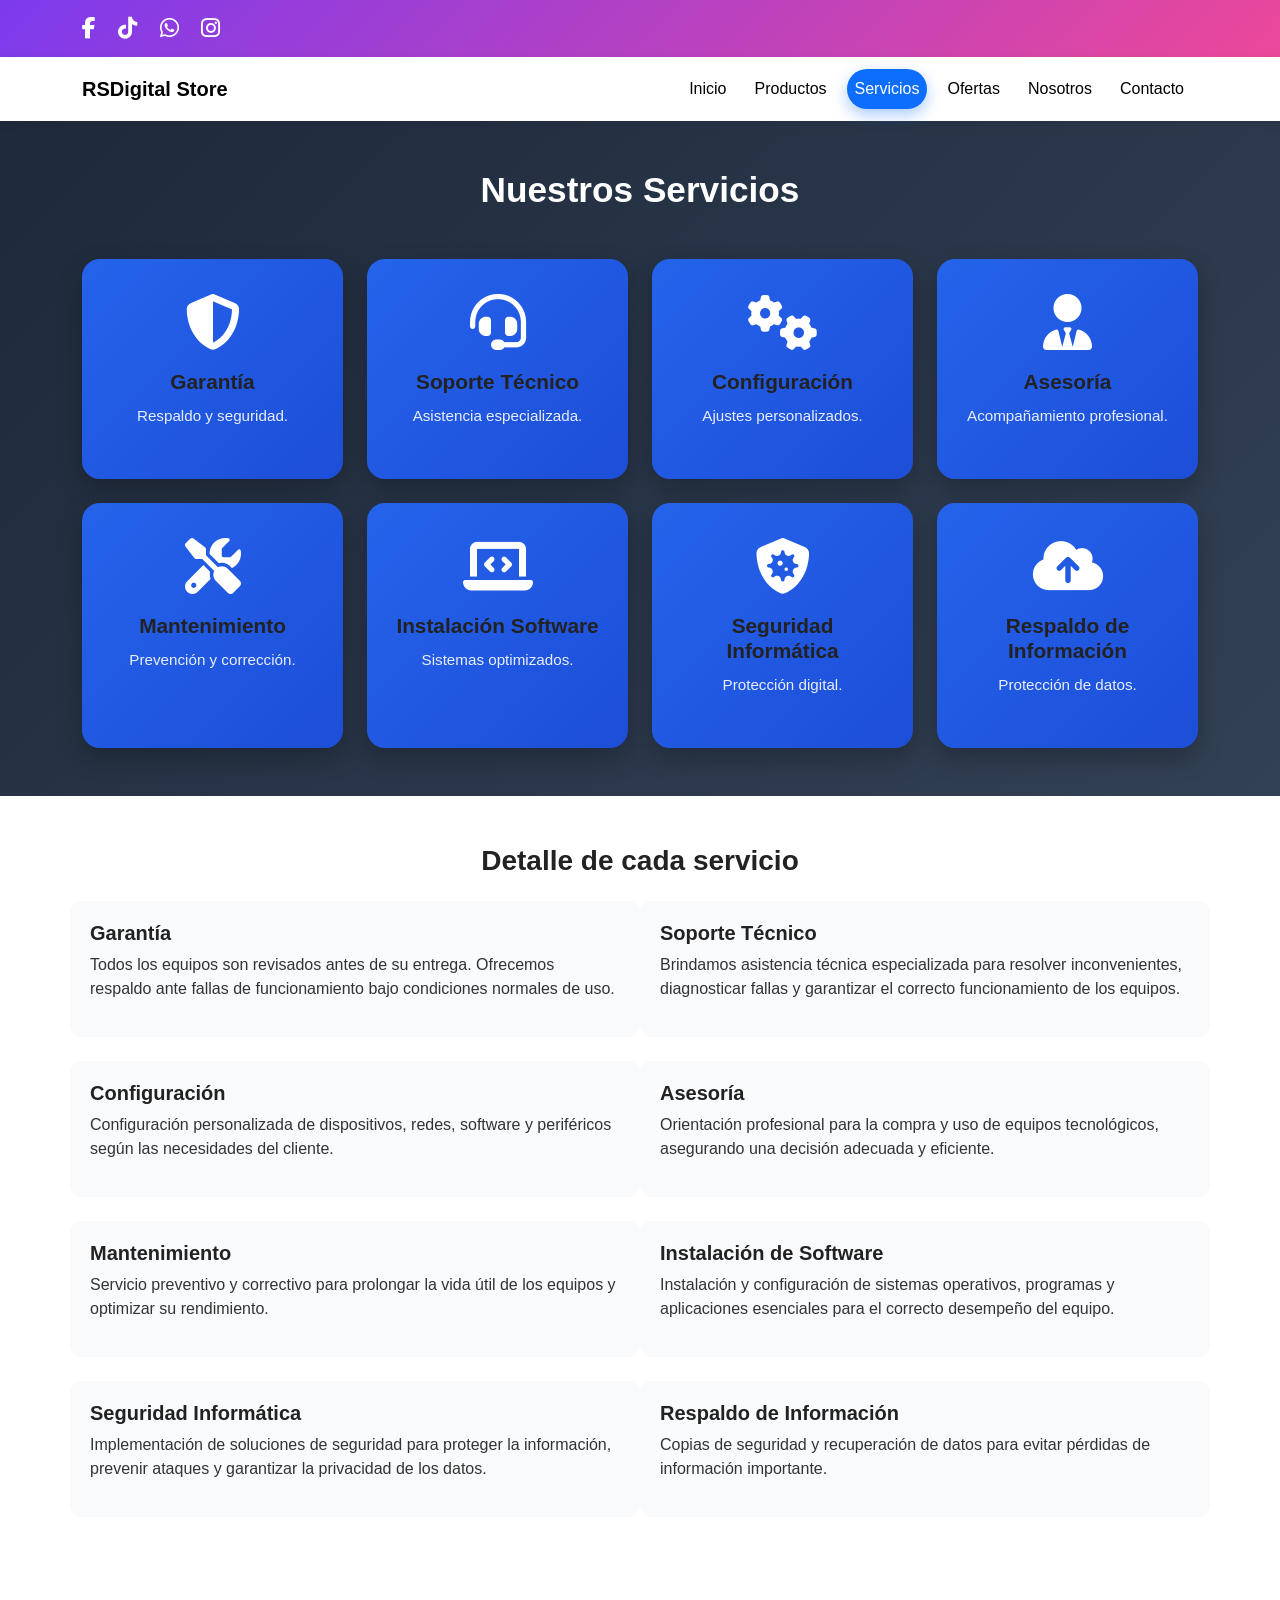
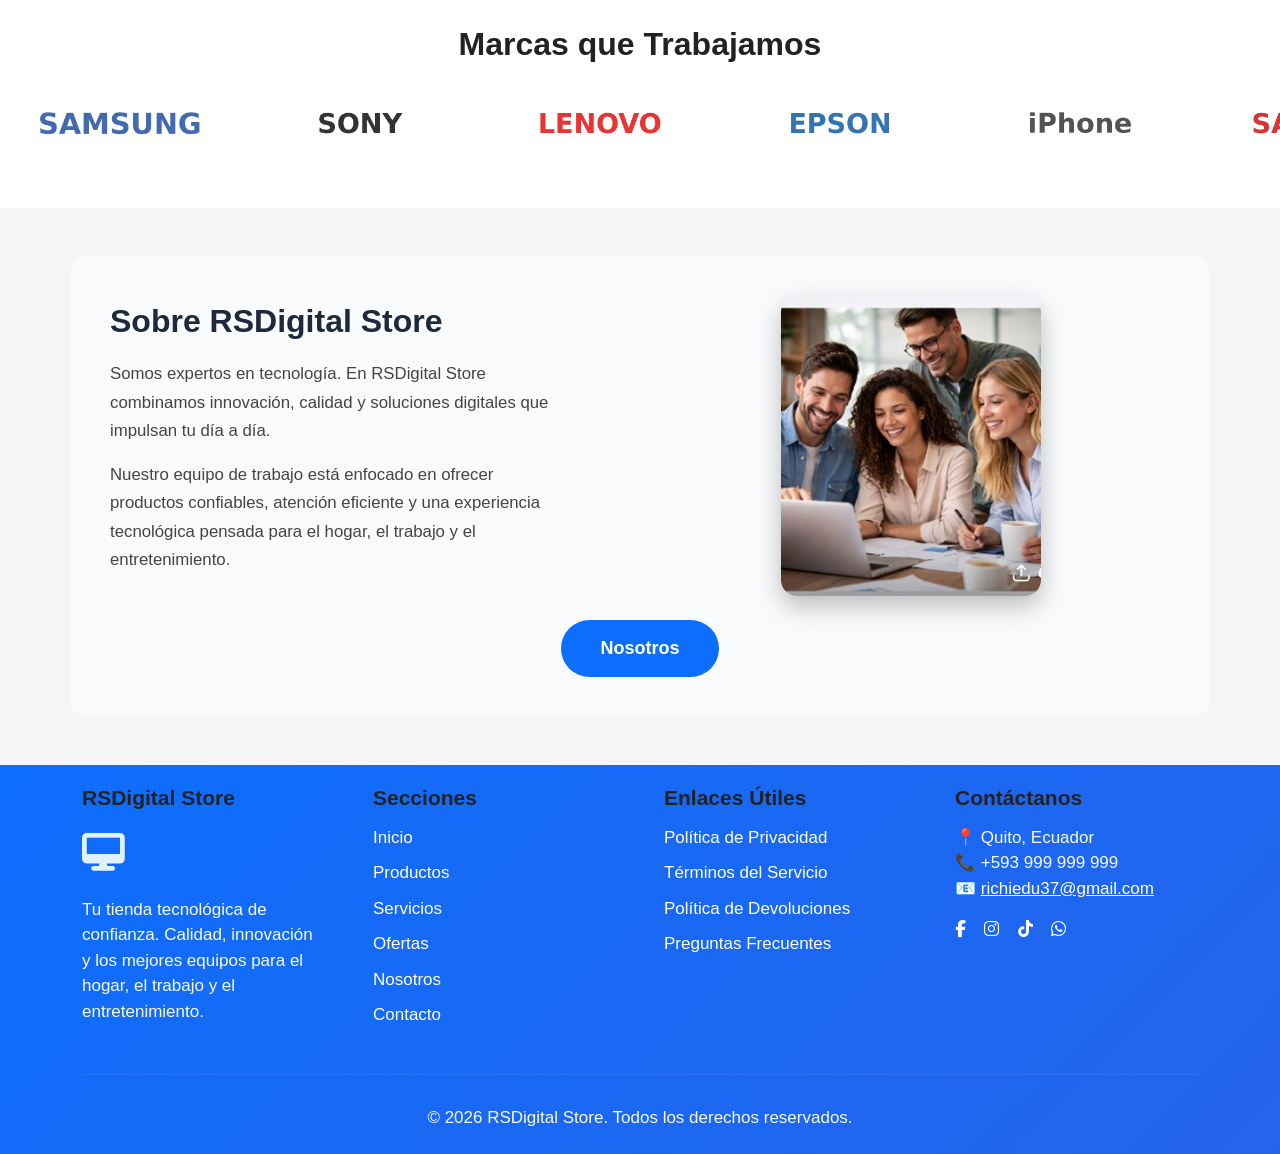
<file: servicios.html>
<!DOCTYPE html>
<html lang="es">
<head>
<meta charset="UTF-8">
<meta name="viewport" content="width=device-width, initial-scale=1.0">
<title>Servicios | RSDigital Store</title>

<link href="https://cdn.jsdelivr.net/npm/bootstrap@5.3.2/dist/css/bootstrap.min.css" rel="stylesheet">
<link href="https://cdnjs.cloudflare.com/ajax/libs/font-awesome/6.5.1/css/all.min.css" rel="stylesheet">
<link rel="stylesheet" href="css/styles.css">
</head>

<body>
<!-- ===== HEADER SUPERIOR ===== -->
<div class="top-bar">
  <div class="container d-flex justify-content-between align-items-center">

    <!-- REDES SOCIALES -->
    <div class="social-icons">
      <a href="https://facebook.com" target="_blank"><i class="fab fa-facebook-f"></i></a>
      <a href="https://tiktok.com" target="_blank"><i class="fab fa-tiktok"></i></a>
      <a href="https://wa.me/593099626985" target="_blank"><i class="fab fa-whatsapp"></i></a>
      <a href="https://instagram.com" target="_blank"><i class="fab fa-instagram"></i></a>
    </div>
  </div>
</div>
<!-- NAVBAR NUEVO -->
<nav class="navbar navbar-expand-lg custom-navbar">
  <div class="container">
    <a class="navbar-brand fw-bold" href="index.html">RSDigital Store</a>

    <button class="navbar-toggler" type="button" data-bs-toggle="collapse" data-bs-target="#menu">
      <span class="navbar-toggler-icon"></span>
    </button>

    <div class="collapse navbar-collapse" id="menu">
      <ul class="navbar-nav ms-auto">
        <li class="nav-item"><a class="nav-link nav-btn" href="index.html">Inicio</a></li>
        <li class="nav-item"><a class="nav-link nav-btn" href="productos.html">Productos</a></li>
        <li class="nav-item"><a class="nav-link nav-btn active" href="servicios.html">Servicios</a></li>
        <li class="nav-item"><a class="nav-link nav-btn" href="ofertas.html">Ofertas</a></li>
        <li class="nav-item"><a class="nav-link nav-btn" href="nosotros.html">Nosotros</a></li>
        <li class="nav-item"><a class="nav-link nav-btn" href="contacto.html">Contacto</a></li>
      </ul>
    </div>
  </div>
</nav>

<!-- ===== ETIQUETAS ===== -->
<section class="servicios-section py-5">
  <div class="container text-center">
    <h2 class="servicios-title mb-5">Nuestros Servicios</h2>

    <div class="row g-4">

      <div class="col-md-3">
        <a href="#servicio-garantia" class="servicio-card">
          <i class="fa-solid fa-shield-halved"></i>
          <h5>Garantía</h5>
          <p>Respaldo y seguridad.</p>
        </a>
      </div>

      <div class="col-md-3">
        <a href="#servicio-soporte" class="servicio-card">
          <i class="fa-solid fa-headset"></i>
          <h5>Soporte Técnico</h5>
          <p>Asistencia especializada.</p>
        </a>
      </div>

      <div class="col-md-3">
        <a href="#servicio-configuracion" class="servicio-card">
          <i class="fa-solid fa-gears"></i>
          <h5>Configuración</h5>
          <p>Ajustes personalizados.</p>
        </a>
      </div>

      <div class="col-md-3">
        <a href="#servicio-asesoria" class="servicio-card">
          <i class="fa-solid fa-user-tie"></i>
          <h5>Asesoría</h5>
          <p>Acompañamiento profesional.</p>
        </a>
      </div>

      <div class="col-md-3">
        <a href="#servicio-mantenimiento" class="servicio-card">
          <i class="fa-solid fa-screwdriver-wrench"></i>
          <h5>Mantenimiento</h5>
          <p>Prevención y corrección.</p>
        </a>
      </div>

      <div class="col-md-3">
        <a href="#servicio-software" class="servicio-card">
          <i class="fa-solid fa-laptop-code"></i>
          <h5>Instalación Software</h5>
          <p>Sistemas optimizados.</p>
        </a>
      </div>

      <div class="col-md-3">
        <a href="#servicio-seguridad" class="servicio-card">
          <i class="fa-solid fa-shield-virus"></i>
          <h5>Seguridad Informática</h5>
          <p>Protección digital.</p>
        </a>
      </div>

      <div class="col-md-3">
        <a href="#servicio-respaldo" class="servicio-card">
          <i class="fa-solid fa-cloud-arrow-up"></i>
          <h5>Respaldo de Información</h5>
          <p>Protección de datos.</p>
        </a>
      </div>

    </div>
  </div>
</section>

<!-- ===== CONTENIDO DETALLE ===== -->
<section class="container my-5" id="detalle-servicios">
  <h3 class="text-center mb-4">Detalle de cada servicio</h3>

  <div class="row g-4">

    <div class="col-md-6 servicio-detalle" id="servicio-garantia">
      <h5>Garantía</h5>
      <p>
        Todos los equipos son revisados antes de su entrega. Ofrecemos respaldo
        ante fallas de funcionamiento bajo condiciones normales de uso.
      </p>
    </div>

    <div class="col-md-6 servicio-detalle" id="servicio-soporte">
      <h5>Soporte Técnico</h5>
      <p>
        Brindamos asistencia técnica especializada para resolver inconvenientes,
        diagnosticar fallas y garantizar el correcto funcionamiento de los equipos.
      </p>
    </div>

    <div class="col-md-6 servicio-detalle" id="servicio-configuracion">
      <h5>Configuración</h5>
      <p>
        Configuración personalizada de dispositivos, redes, software y periféricos
        según las necesidades del cliente.
      </p>
    </div>

    <div class="col-md-6 servicio-detalle" id="servicio-asesoria">
      <h5>Asesoría</h5>
      <p>
        Orientación profesional para la compra y uso de equipos tecnológicos,
        asegurando una decisión adecuada y eficiente.
      </p>
    </div>

    <div class="col-md-6 servicio-detalle" id="servicio-mantenimiento">
      <h5>Mantenimiento</h5>
      <p>
        Servicio preventivo y correctivo para prolongar la vida útil de los equipos
        y optimizar su rendimiento.
      </p>
    </div>

    <div class="col-md-6 servicio-detalle" id="servicio-software">
      <h5>Instalación de Software</h5>
      <p>
        Instalación y configuración de sistemas operativos, programas y aplicaciones
        esenciales para el correcto desempeño del equipo.
      </p>
    </div>

    <div class="col-md-6 servicio-detalle" id="servicio-seguridad">
      <h5>Seguridad Informática</h5>
      <p>
        Implementación de soluciones de seguridad para proteger la información,
        prevenir ataques y garantizar la privacidad de los datos.
      </p>
    </div>

    <div class="col-md-6 servicio-detalle" id="servicio-respaldo">
      <h5>Respaldo de Información</h5>
      <p>
        Copias de seguridad y recuperación de datos para evitar pérdidas de
        información importante.
      </p>
    </div>

  </div>
</section>

<!-- ===== MARCAS QUE TRABAJAMOS (CARRUSEL CONTINUO) ===== -->
<section class="brands-section">
  <h2 class="text-center mb-4">Marcas que Trabajamos</h2>

  <div class="brands-slider">
    <div class="brands-track">

      <!-- Marcas -->
      <div class="brand-item"><img src="img/samsung_logo.jpg" alt="Samsung"></div>
      <div class="brand-item"><img src="img/sony_logo.jpg" alt="Sony"></div>
      <div class="brand-item"><img src="img/lenovo_logo.jpg" alt="Lenovo"></div>
      <div class="brand-item"><img src="img/epson_logo.jpg" alt="Epson"></div>
      <div class="brand-item"><img src="img/iphone_logo.jpg" alt="iPhone"></div>
      <div class="brand-item"><img src="img/sandisk_logo.jpg" alt="SanDisk"></div>

      <!-- Repetición (IMPORTANTE para efecto infinito) -->
      <div class="brand-item"><img src="img/samsung_logo.jpg"></div>
      <div class="brand-item"><img src="img/sony_logo.jpg"></div>
      <div class="brand-item"><img src="img/lenovo_logo.jpg"></div>
      <div class="brand-item"><img src="img/epson_logo.jpg"></div>
      <div class="brand-item"><img src="img/iphone_logo.jpg"></div>
      <div class="brand-item"><img src="img/sandisk_logo.jpg"></div>

    </div>
  </div>
</section>
<!-- ===== SECCIÓN SOBRE RSDIGITAL ===== -->
<section class="sobre-section py-5">

  <div class="container sobre-container">
    <div class="row align-items-center">

      <!-- TEXTO IZQUIERDA -->
      <div class="col-md-6">
        <h2 class="sobre-title">Sobre RSDigital Store</h2>

        <p class="sobre-texto">
          Somos expertos en tecnología. En RSDigital Store combinamos innovación,
          calidad y soluciones digitales que impulsan tu día a día.
        </p>

        <p class="sobre-texto">
          Nuestro equipo de trabajo está enfocado en ofrecer productos confiables,
          atención eficiente y una experiencia tecnológica pensada para el hogar,
          el trabajo y el entretenimiento.
        </p>
      </div>

      <!-- TARJETA IMAGEN DERECHA -->
      <div class="col-md-6 d-flex justify-content-center">

        <div class="sobre-card">
          <img src="img/reunion.jpg" alt="Equipo RSDigital">
        </div>

      </div>

    </div>

    <!-- BOTÓN -->
    <div class="text-center mt-4">
      <a href="nosotros.html" class="btn btn-sobre">
        Nosotros
      </a>
    </div>

  </div>
</section>
<!-- FOOTER -->
<footer class="rs-footer">
  <div class="container">
    <div class="row gy-4 gx-5">


      <!-- LOGO / INFO -->
      <div class="col-md-3">
        <h5 class="footer-title">
          RSDigital Store
        </h5>

        <div class="footer-icon">
          <i class="fas fa-desktop"></i>
        </div>

        <p>
          Tu tienda tecnológica de confianza. Calidad, innovación y los mejores
          equipos para el hogar, el trabajo y el entretenimiento.
        </p>
      </div>

      <!-- SECCIONES -->
      <div class="col-md-3">
        <h5 class="footer-title">Secciones</h5>
        <ul class="footer-links">
          <li><a href="index.html">Inicio</a></li>
          <li><a href="productos.html">Productos</a></li>
          <li><a href="servicios.html">Servicios</a></li>
          <li><a href="ofertas.html">Ofertas</a></li>
          <li><a href="nosotros.html">Nosotros</a></li>
          <li><a href="contacto.html">Contacto</a></li>
        </ul>
      </div>

      <!-- ENLACES -->
      <div class="col-md-3">
        <h5 class="footer-title">Enlaces Útiles</h5>
        <ul class="footer-links">
          <li><a href="politica.html">Política de Privacidad</a></li>
          <li><a href="terminos.html">Términos del Servicio</a></li>
          <li><a href="devoluciones.html">Política de Devoluciones</a></li>
          <li><a href="faq.html">Preguntas Frecuentes</a></li>
        </ul>
      </div>

      <!-- CONTACTO -->
      <div class="col-md-3">
        <h5 class="footer-title">Contáctanos</h5>

        <p>
          📍 Quito, Ecuador <br>
          📞 +593 999 999 999 <br>
          📧 <a href="contacto.html">richiedu37@gmail.com</a>
        </p>

        <div class="footer-social">
  <a href="https://www.facebook.com/" target="_blank" class="social-icon">
    <i class="fab fa-facebook-f"></i>
  </a>

  <a href="https://www.instagram.com/" target="_blank" class="social-icon">
    <i class="fab fa-instagram"></i>
  </a>

  <a href="https://www.tiktok.com/" target="_blank" class="social-icon">
    <i class="fab fa-tiktok"></i>
  </a>

  <a href="https://www.whatsapp.com/" target="_blank" class="social-icon">
    <i class="fab fa-whatsapp"></i>
  </a>
</div>

      </div>

    </div>

    <hr>

    <p class="footer-copy">
      © 2026 RSDigital Store. Todos los derechos reservados.
    </p>
  </div>
</footer>
<!-- Bootstrap JS -->
<script src="https://cdn.jsdelivr.net/npm/bootstrap@5.3.2/dist/js/bootstrap.bundle.min.js"></script>

<!-- JS del carrito -->
<script src="java/cart.js"></script>
</body>
</html>
</file>
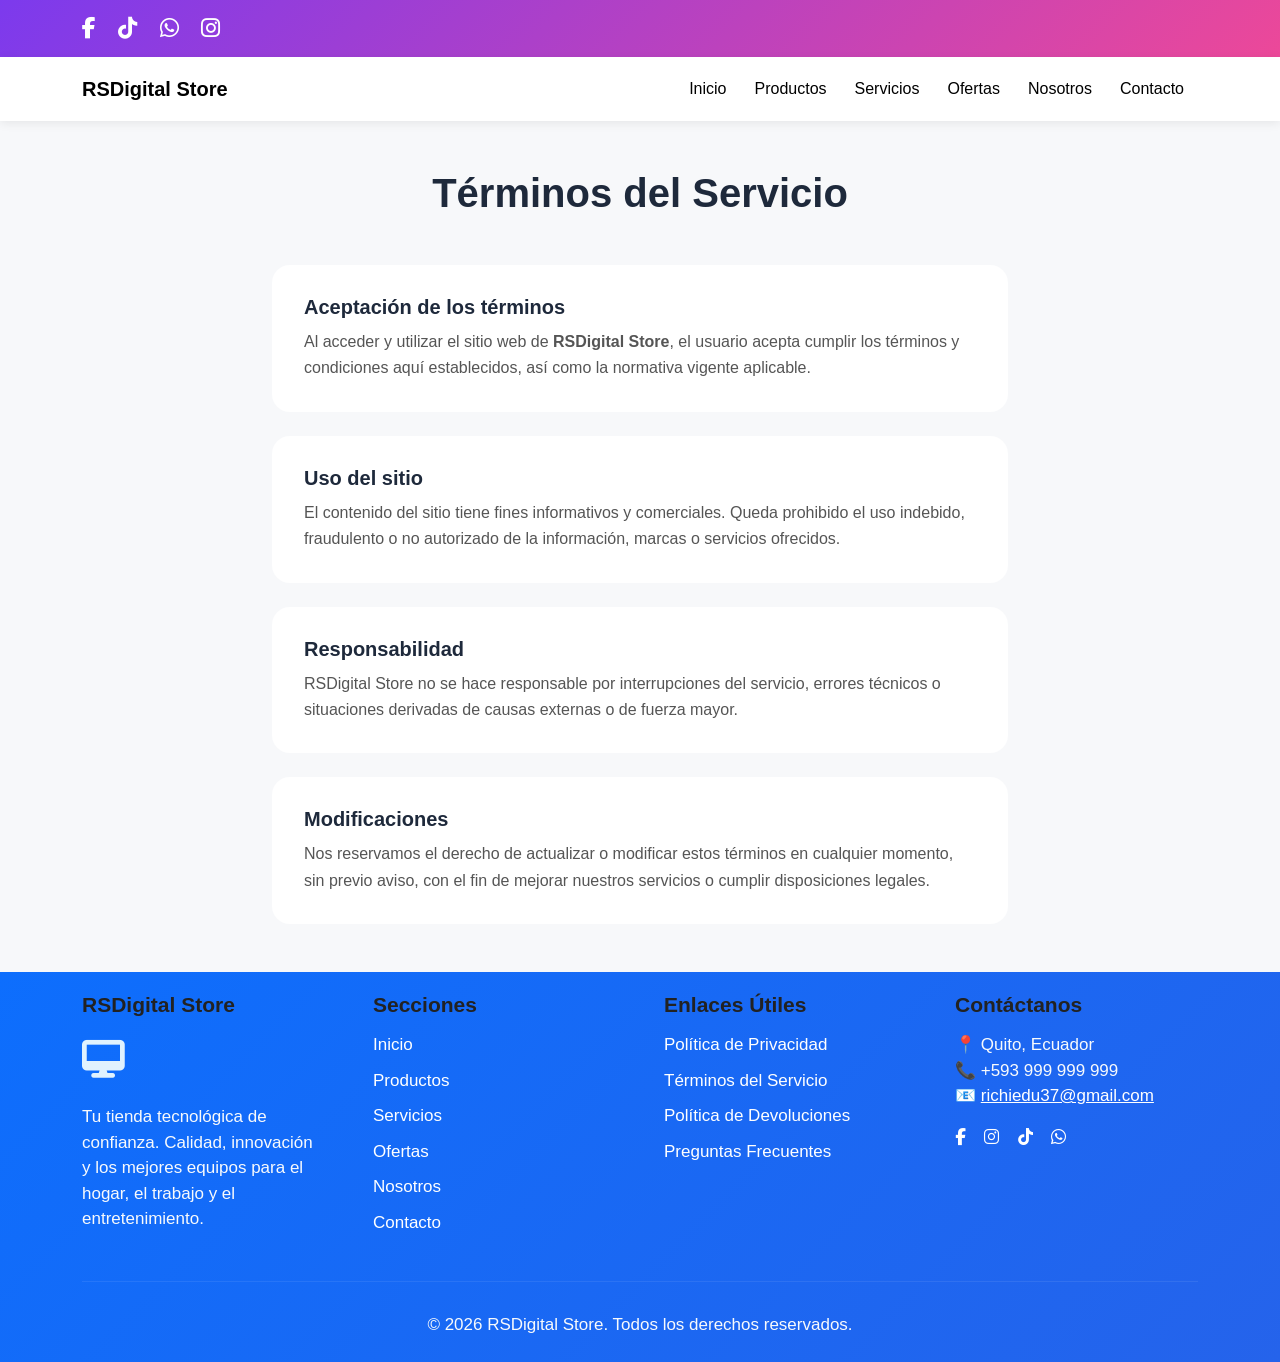
<file: terminos.html>
<!DOCTYPE html>
<html lang="es">
<head>
<meta charset="UTF-8">
<title>Términos del Servicio | RSDigital Store</title>

<link href="https://cdn.jsdelivr.net/npm/bootstrap@5.3.2/dist/css/bootstrap.min.css" rel="stylesheet">
<link rel="stylesheet" href="css/styles.css">
<link href="https://cdnjs.cloudflare.com/ajax/libs/font-awesome/6.5.1/css/all.min.css" rel="stylesheet">
</head>

<body>

<!-- ===== TOP BAR ===== -->
<div class="top-bar">
  <div class="container d-flex justify-content-between">
    <div class="social-icons">
      <a href="https://facebook.com" target="_blank"><i class="fab fa-facebook-f"></i></a>
      <a href="https://tiktok.com" target="_blank"><i class="fab fa-tiktok"></i></a>
      <a href="https://wa.me/593099626985" target="_blank"><i class="fab fa-whatsapp"></i></a>
      <a href="https://instagram.com" target="_blank"><i class="fab fa-instagram"></i></a>
    </div>
  </div>
</div>

<!-- ===== NAVBAR ===== -->
<nav class="navbar navbar-expand-lg custom-navbar">
  <div class="container">
    <a class="navbar-brand fw-bold" href="index.html">RSDigital Store</a>

    <button class="navbar-toggler" data-bs-toggle="collapse" data-bs-target="#menu">
      <span class="navbar-toggler-icon"></span>
    </button>

    <div class="collapse navbar-collapse" id="menu">
      <ul class="navbar-nav ms-auto">
        <li class="nav-item"><a class="nav-link nav-btn" href="index.html">Inicio</a></li>
        <li class="nav-item"><a class="nav-link nav-btn" href="productos.html">Productos</a></li>
        <li class="nav-item"><a class="nav-link nav-btn" href="servicios.html">Servicios</a></li>
        <li class="nav-item"><a class="nav-link nav-btn" href="ofertas.html">Ofertas</a></li>
        <li class="nav-item"><a class="nav-link nav-btn" href="nosotros.html">Nosotros</a></li>
        <li class="nav-item"><a class="nav-link nav-btn" href="contacto.html">Contacto</a></li>
      </ul>
    </div>
  </div>
</nav>

<!-- ===== CONTENIDO ===== -->
<section class="info-section py-5">
  <div class="container">

    <!-- TÍTULO -->
    <h1 class="info-title text-center mb-5">Términos del Servicio</h1>

    <div class="row justify-content-center g-4">

      <div class="col-md-10 col-lg-8">
        <div class="info-card">
          <h5>Aceptación de los términos</h5>
          <p>
            Al acceder y utilizar el sitio web de <strong>RSDigital Store</strong>,
            el usuario acepta cumplir los términos y condiciones aquí establecidos,
            así como la normativa vigente aplicable.
          </p>
        </div>
      </div>

      <div class="col-md-10 col-lg-8">
        <div class="info-card">
          <h5>Uso del sitio</h5>
          <p>
            El contenido del sitio tiene fines informativos y comerciales.
            Queda prohibido el uso indebido, fraudulento o no autorizado
            de la información, marcas o servicios ofrecidos.
          </p>
        </div>
      </div>

      <div class="col-md-10 col-lg-8">
        <div class="info-card">
          <h5>Responsabilidad</h5>
          <p>
            RSDigital Store no se hace responsable por interrupciones del servicio,
            errores técnicos o situaciones derivadas de causas externas
            o de fuerza mayor.
          </p>
        </div>
      </div>

      <div class="col-md-10 col-lg-8">
        <div class="info-card">
          <h5>Modificaciones</h5>
          <p>
            Nos reservamos el derecho de actualizar o modificar estos términos
            en cualquier momento, sin previo aviso, con el fin de mejorar
            nuestros servicios o cumplir disposiciones legales.
          </p>
        </div>
      </div>

    </div>
  </div>
</section>

<!-- ===== FOOTER ===== -->
<footer class="rs-footer">
  <div class="container">
    <div class="row gy-4 gx-5">

      <div class="col-md-3">
        <h5 class="footer-title">RSDigital Store</h5>
        <div class="footer-icon"><i class="fas fa-desktop"></i></div>
        <p>
          Tu tienda tecnológica de confianza. Calidad, innovación y los mejores
          equipos para el hogar, el trabajo y el entretenimiento.
        </p>
      </div>

      <div class="col-md-3">
        <h5 class="footer-title">Secciones</h5>
        <ul class="footer-links">
          <li><a href="index.html">Inicio</a></li>
          <li><a href="productos.html">Productos</a></li>
          <li><a href="servicios.html">Servicios</a></li>
          <li><a href="ofertas.html">Ofertas</a></li>
          <li><a href="nosotros.html">Nosotros</a></li>
          <li><a href="contacto.html">Contacto</a></li>
        </ul>
      </div>

      <div class="col-md-3">
        <h5 class="footer-title">Enlaces Útiles</h5>
        <ul class="footer-links">
          <li><a href="politica.html">Política de Privacidad</a></li>
          <li><a href="terminos.html">Términos del Servicio</a></li>
          <li><a href="devoluciones.html">Política de Devoluciones</a></li>
          <li><a href="faq.html">Preguntas Frecuentes</a></li>
        </ul>
      </div>

      <div class="col-md-3">
        <h5 class="footer-title">Contáctanos</h5>
        <p>
          📍 Quito, Ecuador <br>
          📞 +593 999 999 999 <br>
          📧 <a href="contacto.html">richiedu37@gmail.com</a>
        </p>

        <div class="footer-social">
          <a href="#"><i class="fab fa-facebook-f"></i></a>
          <a href="#"><i class="fab fa-instagram"></i></a>
          <a href="#"><i class="fab fa-tiktok"></i></a>
          <a href="#"><i class="fab fa-whatsapp"></i></a>
        </div>
      </div>

    </div>

    <hr>
    <p class="footer-copy text-center">
      © 2026 RSDigital Store. Todos los derechos reservados.
    </p>
  </div>
</footer>

<script src="https://cdn.jsdelivr.net/npm/bootstrap@5.3.2/dist/js/bootstrap.bundle.min.js"></script>
</body>
</html>
</file>
<file: css/styles.css>
/* ===== TIPOGRAFÍA GLOBAL ===== */
body {
  font-family: 'Segoe UI', 'Helvetica Neue', Arial, sans-serif;
  font-size: 16px;
  color: #333;
}
/* ===== ENCABEZADOS ===== */
h1, h2, h3, h4, h5, h6 {
  font-weight: 700;      /* NEGRITA */
  color: #222;
}
/* ===== ENCABEZADO CATÁLOGO ===== */
.catalog-header h1 {
  font-size: 36px;
  font-weight: 700 !important;   /* 👈 AQUÍ ESTÁ LA CLAVE */
}
.catalog-header p {
  font-size: 18px;
  line-height: 1.9;
  color: #555;
  max-width: 700px;
  margin: 0 auto;
}

/* ===== TOP BAR GAMER ===== */
.top-bar {
  background: linear-gradient(
    135deg,
    #7c3aed,   /* violeta */
    #ec4899    /* rosado */
  );
  padding: 12px 0;
}
/* ===== ICONOS REDES SOCIALES ===== */
.social-icons a {
  color: #fff;                 /* blanco por defecto */
  margin-right: 18px;
  font-size: 22px;
  transition: all 0.3s ease;
}

/* Hover */
.social-icons a:hover {
  color: #000;                 /* negro al pasar */
  transform: scale(1.2);
}

/* Click (activo) */
.social-icons a:active {
  color: #000;                 /* negro al hacer click */
  transform: scale(1.15);
}


/* CARRITO */
.cart-icon {
  color: white;
  font-size: 20px;
}

.cart-icon span {
  background: red;
  padding: 2px 6px;
  border-radius: 50%;
  font-size: 12px;
}

/* ===== HERO PRINCIPAL CON IMAGEN ===== */
.hero-section {
  position: relative;
  height: 85vh;
  background-image: url("../img/hero-tech-color.jpg");
  background-size: cover;
  background-position: center 80%;
  background-repeat: no-repeat;
  display: flex;
  align-items: center;
}


.hero-overlay {
  position: absolute;
  inset: 0;
  background: linear-gradient(
    120deg,
    rgba(0, 0, 0, 0.65),
    rgba(0, 78, 146, 0.45)
  );
}

.hero-content {
  position: relative;
  color: #fff;
  max-width: 650px;
  animation: fadeHero 1.2s ease;
}

.hero-content h1 {
  font-size: 3rem;
  font-weight: 800;
  margin-bottom: 15px;
  color: #fff; /* 👈 título blanco */
}

.hero-content p {
  font-size: 1.2rem;
  margin-bottom: 25px;
  opacity: 0.9;
}

/* BOTÓN HERO */
.btn-hero {
  background: linear-gradient(135deg, #0d6efd, #00c6ff);
  color: #fff;
  padding: 12px 35px;
  font-size: 18px;
  font-weight: 600;
  border-radius: 30px;
  transition: all 0.3s ease;
}

.btn-hero:hover {
  background: linear-gradient(135deg, #000, #333);
  transform: translateY(-4px);
}

/* ANIMACIÓN HERO */
@keyframes fadeHero {
  from {
    opacity: 0;
    transform: translateY(30px);
  }
  to {
    opacity: 1;
    transform: translateY(0);
  }
}

/* BOTÓN ANIMADO */
.btn-animated {
  transition: 0.3s;
}

.btn-animated:hover {
  transform: translateY(-5px);
}

/* ===== BIENVENIDA ===== */
.welcome-section {
  padding: 50px 0;
  background-color:#eef1f4; /* gris muy suave */
}

.welcome-section h2 {
  font-size: 32px;        /* título más grande */
  font-weight: 800;
  margin-bottom: 30px;
  color: #222;
}

.welcome-section p {
  max-width: 750px;      /* evita texto muy ancho */
  margin: 0 auto;
  font-size: 19px;       /* TEXTO MÁS GRANDE */
  line-height: 1.85;      /* mejor lectura */
  color: #555;
}

/* ===== PRODUCTOS (CARDS PROFESIONALES) ===== */
.product-card {
  position: relative;
  border: none;
  background: #fff;
  transition: 0.4s ease;
  box-shadow: 0 8px 20px rgba(0,0,0,0.12);
}

.product-card:hover {
  transform: translateY(-10px);
}

/* IMAGEN DEL PRODUCTO */
.product-card img {
  height: 180px;
  object-fit: contain;
  padding: 15px;
}

/* NOMBRE DEL PRODUCTO */
.product-card h6,
.product-card h5 {
  font-weight: 600;
  margin-bottom: 6px;
}

/* DESCRIPCIÓN */
.product-card .desc {
  font-size: 14px;
  color: #666;
  min-height: 40px;
}

/* PRECIO */
.product-card .price {
  font-weight: bold;
  font-size: 18px;
  margin-bottom: 10px;
}
/* ===== PRODUCTOS DESTACADOS ===== */
.featured-card {
  transition: 0.4s;
  border: none;
  box-shadow: 0 8px 20px rgba(0,0,0,0.15);
}

.featured-card:hover {
  transform: translateY(-10px);
}

.featured-card img {
  height: 200px;
  object-fit: contain;
  padding: 15px;
}

.price {
  font-weight: bold;
  font-size: 18px;
  margin-bottom: 10px;
}

/* BOTÓN CARRITO */
.btn-cart {
  background: #0d6efd;
  color: #fff;
  transition: 0.3s;
}

.btn-cart:hover {
  background: #7c3aed; /* violeta premium */
  color: #fff;
  transform: scale(1.05);
}

/* ===== CARRUSEL CONTINUO MARCAS ===== */
.brands-section {
  padding: 60px 0;
  background: #fff;
  overflow: hidden;
}

.brands-slider {
  width: 100%;
  overflow: hidden;
}

.brands-track {
  display: flex;
  width: max-content;
  animation: scrollBrands 20s linear infinite;
}

.brand-item {
  flex: 0 0 auto;
  width: 180px;
  margin: 0 30px;
}

.brand-item img {
  width: 100%;
  opacity: 0.8;
  transition: 0.3s;
}

.brand-item img:hover {
  opacity: 1;
  transform: scale(1.1);
}

/* Animación continua */
@keyframes scrollBrands {
  from {
    transform: translateX(0);
  }
  to {
    transform: translateX(-50%);
  }
}
/* ===== NAVBAR BLANCO PROFESIONAL ===== */
.custom-navbar {
  background-color: #fff;
  box-shadow: 0 2px 10px rgba(0,0,0,0.08);
  padding: 12px 0;
}

/* Logo */
.custom-navbar .navbar-brand {
  color: #000;
}

.custom-navbar .navbar-brand:hover {
  color: #0d6efd;
}

/* Botones del menú */
.nav-btn {
  color: #000 !important;
  padding: 8px 18px;
  margin: 0 6px;
  border-radius: 25px;
  font-weight: 500;
  transition: all 0.3s ease;
}

/* Hover */
.nav-btn:hover {
  background-color: #0d6efd;
  color: #fff !important;
  transform: translateY(-3px);
  box-shadow: 0 6px 15px rgba(13,110,253,0.35);
}

/* Activo (página actual) */
.nav-btn.active {
  background-color: #0d6efd;
  color: #fff !important;
  box-shadow: 0 6px 15px rgba(13,110,253,0.35);
}
/* ===== ETIQUETA OFERTA ===== */
.offer-badge {
  position: absolute;
  top: 10px;
  left: 10px;
  background: #dc2626; /* rojo */
  color: #fff;
  padding: 4px 10px;
  font-size: 12px;
  font-weight: bold;
  border-radius: 4px;
}
/* ===== ENCABEZADO CATÁLOGO ===== */
.catalog-header {
  padding: 80px 0;
  background: #f4f6f8;
}

.catalog-header h1 {
  font-weight: 800;
  margin-bottom: 15px;
}

.catalog-header p {
  font-size: 18px;
  color: #555;
}
/* ===== FOOTER RSDIGITAL ===== */
.rs-footer {
  background: linear-gradient(
    135deg,
    #0d6efd,   /* azul botón */
    #2563eb    /* azul más profundo */
  );
  color: #fff;
  padding: 20px 0 8px; /* footer más compacto */
}

/* Títulos */
.footer-title {
  font-weight: 700;
  font-size: 21px;
  margin-bottom: 15px;
}

/* Icono debajo del logo */
.footer-icon {
  font-size: 38px;
  margin-bottom: 15px;
  color: #e0f2fe;
}

/* Texto */
.rs-footer p {
  font-size: 21px;
  line-height: 1.5;
  color: #f8fafc;
}

/* Links */
.footer-links {
  list-style: none;
  padding: 0;
}

.footer-links li {
  margin-bottom: 10px;
}

.footer-links a {
  color: #f8fafc;
  text-decoration: none;
  font-size: 16px;
  transition: 0.3s;
}

.footer-links a:hover {
  color: #000;
}

/* Redes */
.footer-social a {
  display: inline-block;
  color: #fff;
  font-size: 20px;
  margin-right: 14px;
  transition: 0.3s;
}

.footer-social a:hover {
  color: #000;
  transform: scale(1.2);
}

/* Línea */
.rs-footer hr {
  border-color: rgba(255,255,255,0.3);
  margin: 30px 0;
}

/* Copy */
.footer-copy {
  text-align: center;
  font-size: 15px;
  color: #e0f2fe;
}
/* ===== FORZAR TAMAÑO TEXTO FOOTER ===== */
.rs-footer p,
.rs-footer a,
.rs-footer li {
  font-size: 17px !important;
}
/* ===== CORREO EN FOOTER BLANCO ===== */
.rs-footer a {
  color: #fff !important;
}
/* ======================
   SECCIÓN OFERTAS (INDEX)
====================== */

.ofertas-section {
  background-color: #f5f5f5;
  padding: 60px 0;
}

.ofertas-container {
  background-color: #eaeaea;
  border-radius: 18px;
  padding: 30px;
}

/* CONTENEDOR DESCUENTOS */
.descuentos-wrapper {
  display: flex;
  flex-direction: row;
  justify-content: flex-start;
  align-items: center;
  gap: 30px;
  flex-wrap: nowrap;
}

/* TARJETA DESCUENTO */
.descuento-vertical {
  background-color: #d90429;
  color: #fff;
  height: 260px;
  max-width: 260px;
  flex: 0 0 260px;
  border-radius: 16px;
  display: flex;
  flex-direction: column;
  justify-content: center;
  align-items: center;
  text-align: center;
  box-shadow: 0 10px 25px rgba(0,0,0,0.25);
}

/* TEXTO GRANDE 30% / 60% */
.descuento-vertical span {
  font-size: 4rem;
  font-weight: 900;
  line-height: 1;
}

.descuento-vertical small {
  font-size: 1.45rem;
  font-weight: 700;
}

.descuento-vertical p {
  margin-top: 12px;
  font-size: 1.05rem;
}

/* BLOQUE DERECHO (SEPARADO DE LOS CUADROS) */
.ofertas-info {
  display: flex;
  flex-direction: column;
  justify-content: center;
  align-items: flex-start;
  text-align: left;
  padding-left: 120px;   /* ⬅ separación clara de los cuadros */
}

/* TEXTO */
.ofertas-texto {
  font-size: 1.6rem;
  font-weight: 600;
  color: #222;
  margin-bottom: 35px;
  max-width: 420px;
}

/* BOTÓN IR A OFERTAS */
.btn-ofertas {
  background-color: #d90429;   /* ROJO base */
  color: #fff;
  padding: 14px 36px;
  border-radius: 30px;
  font-size: 18px;
  font-weight: 600;
  border: none;
  text-decoration: none;
  display: inline-block;
  transition: background-color 0.3s ease,
              transform 0.3s ease,
              box-shadow 0.3s ease;
}

/* HOVER → PÚRPURA (igual Agregar al carrito) */
.btn-ofertas:hover {
  background-color: #7c3aed;   /* púrpura */
  color: #fff;
  transform: translateY(-3px);
  box-shadow: 0 6px 15px rgba(124,58,237,0.35);
}

/* CLICK */
.btn-ofertas:active {
  background-color: #5b21b6;   /* púrpura más oscuro */
  color: #fff;
  transform: translateY(-1px);
  box-shadow: 0 4px 10px rgba(124,58,237,0.3);
}


/* FOCUS (teclado / click) */
.btn-ofertas:focus {
  outline: none;
  box-shadow: 0 0 0 3px rgba(124,58,237,0.4);
}
/* ======================
   SECCIÓN SOBRE RSDIGITAL
====================== */

.sobre-section {
  background-color: #f5f5f5;
  padding: 60px 0;
}

.sobre-container {
  background-color: #f8fafc;
  border-radius: 18px;
  padding: 40px;
}


/* TÍTULO */
.sobre-title {
  font-size: 2rem;
  font-weight: 800;
  margin-bottom: 20px;
  color: #1e293b;   /* ⬅️ gris oscuro elegante */
}


/* TEXTO */
.sobre-texto {
  font-size: 1.05rem;
  line-height: 1.7;
  color: #444;
  margin-bottom: 15px;
  max-width: 450px;
}

/* TARJETA IMAGEN (MISMO TAMAÑO DESCUENTO) */
.sobre-card {
  width: 260px;
  height: 300px;
  border-radius: 16px;
  overflow: hidden;
  box-shadow: 0 10px 25px rgba(0,0,0,0.25);
  transition: all 0.35s ease;
}

/* IMAGEN */
.sobre-card img {
  width: 100%;
  height: 100%;
  object-fit: cover;
}

/* HOVER → SE LEVANTA + BORDE ILUMINADO */
.sobre-card:hover {
  transform: translateY(-10px);
  box-shadow: 0 0 0 3px rgba(124,58,237,0.7),
              0 15px 35px rgba(0,0,0,0.35);
}

/* BOTÓN NOSOTROS */
.btn-sobre {
  background-color: #0d6efd;
  color: #fff;
  padding: 14px 38px;
  border-radius: 30px;
  font-size: 18px;
  font-weight: 600;
  text-decoration: none;
  display: inline-block;
  transition: all 0.3s ease;
}

/* HOVER IGUAL A "AGREGAR AL CARRITO" */
.btn-sobre:hover {
  background-color: #7c3aed;
  color: #fff;
  transform: translateY(-4px);
  box-shadow: 0 6px 15px rgba(124,58,237,0.35);
}
/* ======================
   SECCIÓN SERVICIOS
====================== */

.servicios-section {
  background: linear-gradient(
    135deg,
    #1e293b,   /* azul gris oscuro */
    #334155
  );
  color: #fff;
}

/* TÍTULO */
.servicios-title {
  font-size: 2.2rem;
  font-weight: 800;
  color: #fff;
}

/* TARJETA SERVICIO (NORMAL) */
.servicio-card {
  display: block;
  background: linear-gradient(
    135deg,
    #2563eb,
    #1d4ed8
  );
  border-radius: 18px;
  padding: 35px 25px;
  text-decoration: none;
  color: #ffffff;
  height: 100%;
  text-align: center;
  transition: all 0.35s ease;
  box-shadow: 0 10px 25px rgba(0,0,0,0.25);
}

/* ICONO */
.servicio-card i {
  font-size: 3.5rem;
  margin-bottom: 20px;
  color: #ffffff;
  transition: all 0.35s ease;
}

/* TEXTO */
.servicio-card h5 {
  font-size: 1.3rem;
  font-weight: 700;
  margin-bottom: 10px;
}

.servicio-card p {
  font-size: 0.95rem;
  opacity: 0.9;
}

/* ===== HOVER ===== */
.servicio-card:hover {
  background: #ffffff;
  color: #0d6efd;                 /* AZUL */
  transform: translateY(-12px);

  box-shadow:
    0 0 0 3px rgba(124,58,237,0.7),   /* violeta */
    0 0 25px rgba(236,72,153,0.45),   /* rosado */
    0 18px 40px rgba(0,0,0,0.35);
}

/* ICONO HOVER */
.servicio-card:hover i {
  color: #0d6efd;
  transform: scale(1.15);
}

/* TEXTO HOVER */
.servicio-card:hover h5,
.servicio-card:hover p {
  color: #0d6efd;
}

/* CLICK */
.servicio-card:active {
  transform: translateY(-6px) scale(0.98);
}

/* QUITAR SUBRAYADO */
.servicio-card:hover,
.servicio-card:focus {
  text-decoration: none;
}

/* ======================
   RESPONSIVE OFERTAS
====================== */

@media (max-width: 992px) {

  .descuentos-wrapper {
    justify-content: center;
    flex-wrap: wrap;          /* ⬅ permite bajar */
  }

  .descuento-vertical {
    margin-bottom: 20px;
  }

  .ofertas-texto {
    text-align: center;
    margin: 25px auto;
  }

  .btn-ofertas {
    display: block;
    margin: 0 auto;
  }
}

@media (max-width: 576px) {

  .descuento-vertical {
    height: 260px;
    max-width: 220px;
  }

  .ofertas-texto {
    font-size: 1.3rem;
  }
}
/* ======================
   RESPONSIVE SOBRE NOSOTROS
====================== */

@media (max-width: 992px) {

  .sobre-container {
    text-align: center;
  }

  .sobre-container img {
    margin: 30px auto 0;
  }
}

@media (max-width: 576px) {

  .sobre-container h3 {
    font-size: 1.6rem;
  }

  .sobre-container p {
    font-size: 0.95rem;
  }
}
/* ======================
   RESPONSIVE SERVICIOS
====================== */

@media (max-width: 992px) {
  .servicio-card {
    padding: 30px 20px;
  }
}

@media (max-width: 768px) {
  .servicio-card {
    margin-bottom: 20px;
  }
}

@media (max-width: 576px) {

  .servicios-title {
    font-size: 1.8rem;
  }

  .servicio-card i {
    font-size: 3rem;
  }
}
/* ======================
   RESPONSIVE FOOTER
====================== */

@media (max-width: 768px) {

  .rs-footer {
    text-align: center;
  }

  .footer-social {
    margin-top: 15px;
  }
}

.servicio-detalle {
  padding: 20px;
  border-radius: 12px;
  background: #f8fafc;
  transition: 
    background-color 0.3s ease,
    transform 0.35s ease,
    box-shadow 0.35s ease;
}

/* CUANDO SE SELECCIONA */
.servicio-detalle:target {
  background-color: #e0f2fe;
  border-left: 6px solid #0d6efd;

  /* 🔼 elevación suave */
  transform: translateY(-6px);

  /* sombra premium */
  box-shadow: 0 12px 28px rgba(13, 110, 253, 0.25);
}
/* ======================
   SECCIÓN QUIÉNES SOMOS
====================== */

.about-intro {
  background-color: #f7f8fa;
}

/* ====================== 
   SECCIÓN NUESTRA ESENCIA
====================== */

.about-section {
  background: linear-gradient(
    135deg,
    #1e293b,
    #334155
  );
}


/* TARJETAS MISIÓN / VISIÓN */
.about-card {
  background: #ffffff;
  padding: 32px 26px;
  border-radius: 18px;
  box-shadow: 0 10px 28px rgba(0,0,0,0.12);
  height: 100%;
  transition: 
    transform 0.35s ease,
    box-shadow 0.35s ease,
    border 0.35s ease;
  border: 2px solid transparent;
}

/* HOVER → SOBRESALE */
.about-card:hover {
  transform: translateY(-12px);
  border: 2px solid #2563eb;

  box-shadow:
    0 0 0 3px rgba(37,99,235,0.25),
    0 18px 40px rgba(0,0,0,0.25);
}

/* TÍTULO */
.about-card h4 {
  font-weight: 700;
  margin-bottom: 15px;
  color: #1e293b;
  transition: color 0.3s ease;
}

/* CAMBIO COLOR TÍTULO AL HOVER */
.about-card:hover h4 {
  color: #2563eb;
}

/* TEXTO */
.about-card p {
  color: #555;
  line-height: 1.65;
}

/* ======================
   SECCIÓN VALORES
====================== */

.valores-section {
  background-color: #f7f8fa; /* gris premium sutil */
}

.valores-desc {
  color: #555;
  max-width: 700px;
  margin: 0 auto;
}

/* Tarjeta valor */
.valor-card {
  background: #ffffff;
  padding: 35px 20px;
  border-radius: 18px;
  height: 100%;
  transition: 
    transform 0.35s ease,
    box-shadow 0.35s ease,
    border 0.35s ease;
  border: 2px solid transparent;
  cursor: pointer;
}

/* Hover → se levanta + ilumina */
.valor-card:hover {
  transform: translateY(-12px);
  border: 2px solid #2563eb;

  box-shadow:
    0 0 0 3px rgba(37,99,235,0.25),
    0 18px 40px rgba(0,0,0,0.22);
}

/* Icono */
.valor-icon {
  width: 90px;
  height: 90px;
  margin: 0 auto 20px;
  border-radius: 50%;
  background: #1e293b; /* azul gris elegante */
  display: flex;
  align-items: center;
  justify-content: center;
  transition: all 0.35s ease;
}

.valor-icon i {
  font-size: 2.6rem; /* grande pero elegante */
  color: #ffffff;
}

/* Cambio de color en hover */
.valor-card:hover .valor-icon {
  background: #2563eb;
  box-shadow: 0 0 0 6px rgba(37,99,235,0.25);
}

/* Título */
.valor-card h5 {
  font-weight: 700;
  color: #1e293b;
  transition: color 0.3s ease;
}

.valor-card:hover h5 {
  color: #2563eb;
}
/* ======================
   SECCIÓN CONTACTO
====================== */

.contact-section {
  background-color: #f7f8fa; /* fondo claro elegante */
}

/* COLUMNA IZQUIERDA */
.contact-info {
  display: flex;
  flex-direction: column;
  gap: 28px;
}

.contact-item {
  text-align: center;
}

.contact-item i {
  font-size: 32px;
  color: #2563eb; /* azul profesional */
  margin-bottom: 10px;
}

.contact-item h6 {
  font-weight: 700;
  color: #1e293b;
  margin-bottom: 5px;
}

.contact-item p {
  color: #555;
  font-size: 15px;
  line-height: 1.6;
}

.contact-item a {
  color: #2563eb;
  text-decoration: none;
}

.contact-item a:hover {
  text-decoration: underline;
}

/* FORMULARIO */
.contact-form {
  background: #ffffff;
  padding: 40px;
  border-radius: 18px;
  box-shadow: 0 12px 30px rgba(0,0,0,0.12);
}

/* CAMPOS */
.form-control {
  border-radius: 10px;
  padding: 12px 14px;
  font-size: 15px;
}

.form-control:focus {
  border-color: #2563eb;
  box-shadow: 0 0 0 3px rgba(37,99,235,0.25);
}

/* BOTÓN */
.btn-contact {
  background-color: #2563eb;
  color: #fff;
  padding: 14px;
  border-radius: 30px;
  font-size: 17px;
  font-weight: 600;
  width: 100%;
  transition: all 0.3s ease;
}

.btn-contact:hover {
  background-color: #1e40af;
  transform: translateY(-3px);
  box-shadow: 0 6px 15px rgba(37,99,235,0.35);
}

/* MENSAJE DE ÉXITO */
#formSuccess {
  font-size: 15px;
  border-radius: 12px;
}

/* RESPONSIVE */
@media (max-width: 768px) {
  .contact-item {
    text-align: center;
  }

  .contact-form {
    padding: 30px 20px;
  }
}
/* ======================
   PÁGINAS LEGALES / INFO
====================== */

.info-section {
  background-color: #f7f8fa; /* fondo sutil premium */
}

.info-title {
  font-weight: 800;
  color: #1e293b;
}

/* Tarjeta */
.info-card {
  background: #ffffff;
  padding: 28px 30px;
  border-radius: 18px;
  border: 2px solid transparent;
  transition:
    transform 0.35s ease,
    box-shadow 0.35s ease,
    border 0.35s ease;
}

/* Hover → se levanta */
.info-card:hover {
  transform: translateY(-10px);
  border: 2px solid #2563eb;

  box-shadow:
    0 0 0 3px rgba(37,99,235,0.2),
    0 18px 40px rgba(0,0,0,0.22);
}

/* Subtítulo */
.info-card h5 {
  font-weight: 700;
  margin-bottom: 10px;
  color: #1e293b;
  transition: color 0.3s ease;
}

.info-card:hover h5 {
  color: #2563eb;
}

/* Texto */
.info-card p {
  color: #555;
  line-height: 1.65;
  margin-bottom: 0;
}
</file>
